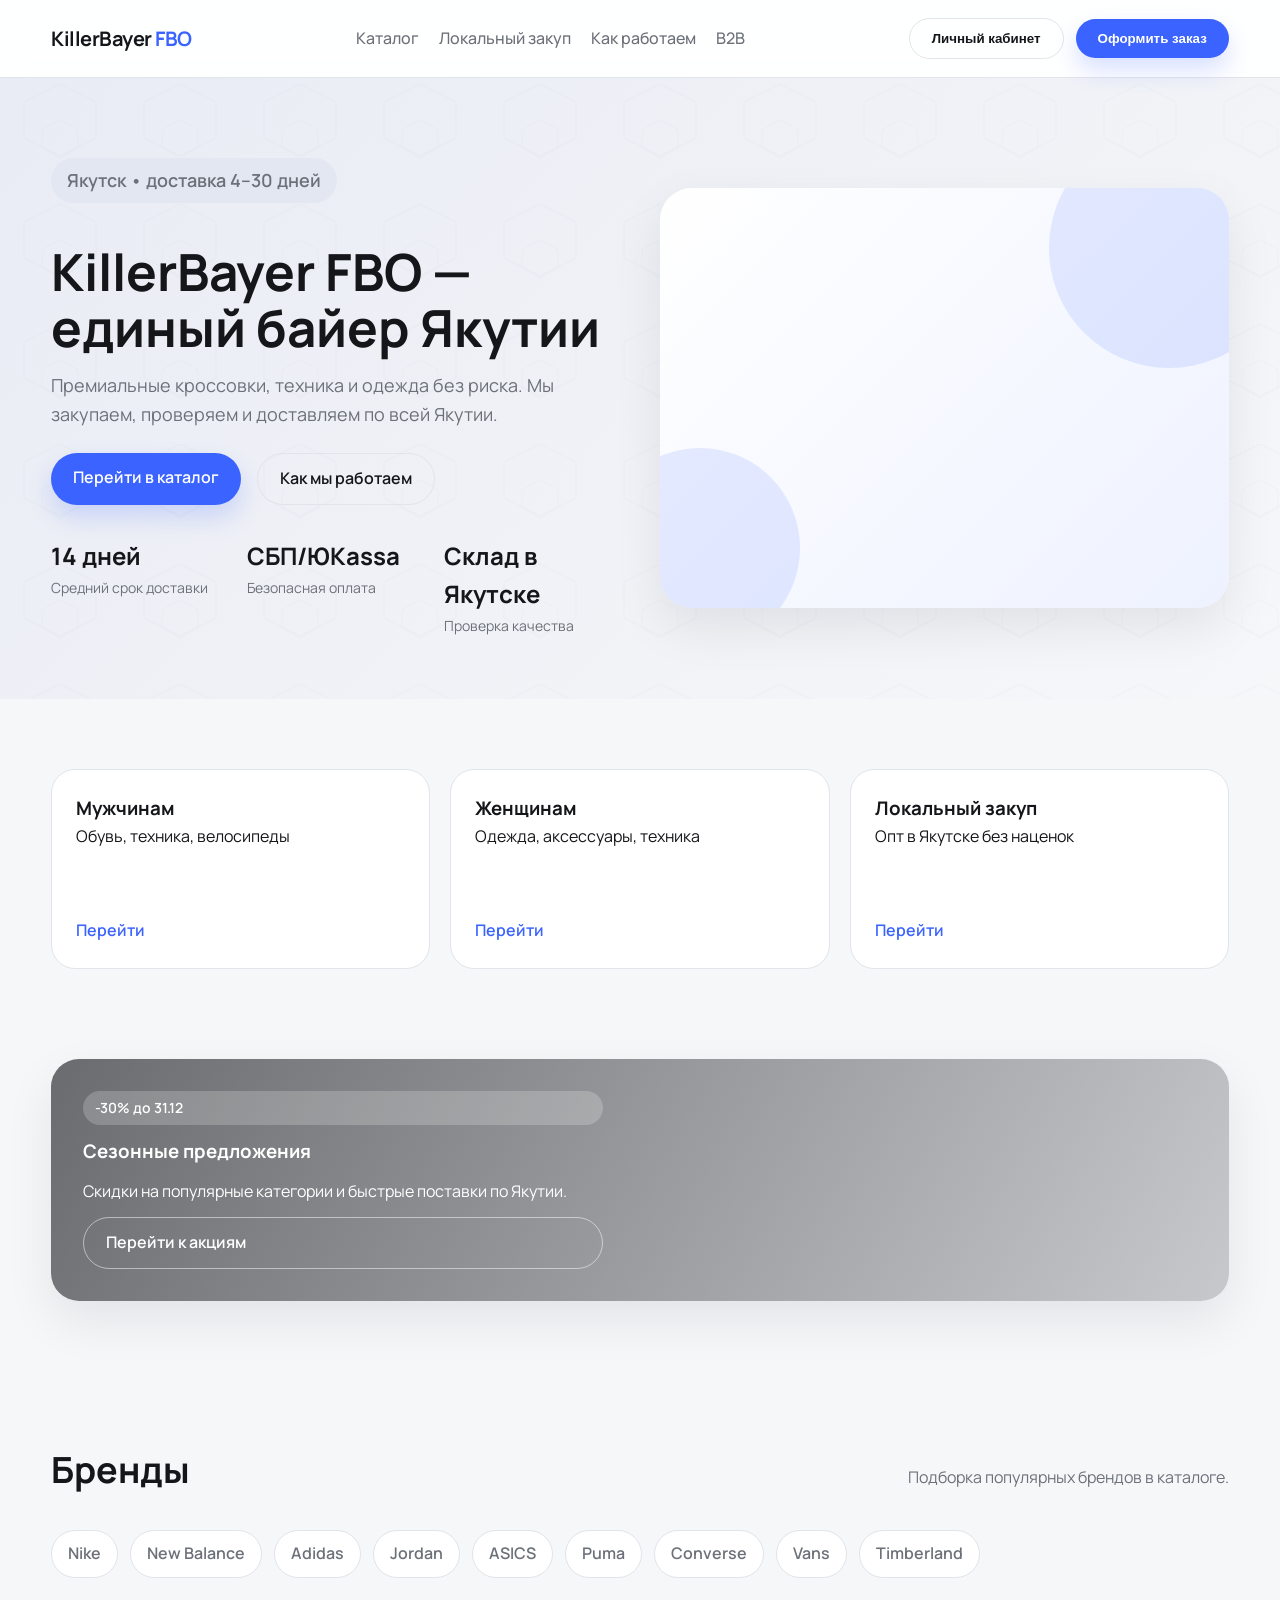
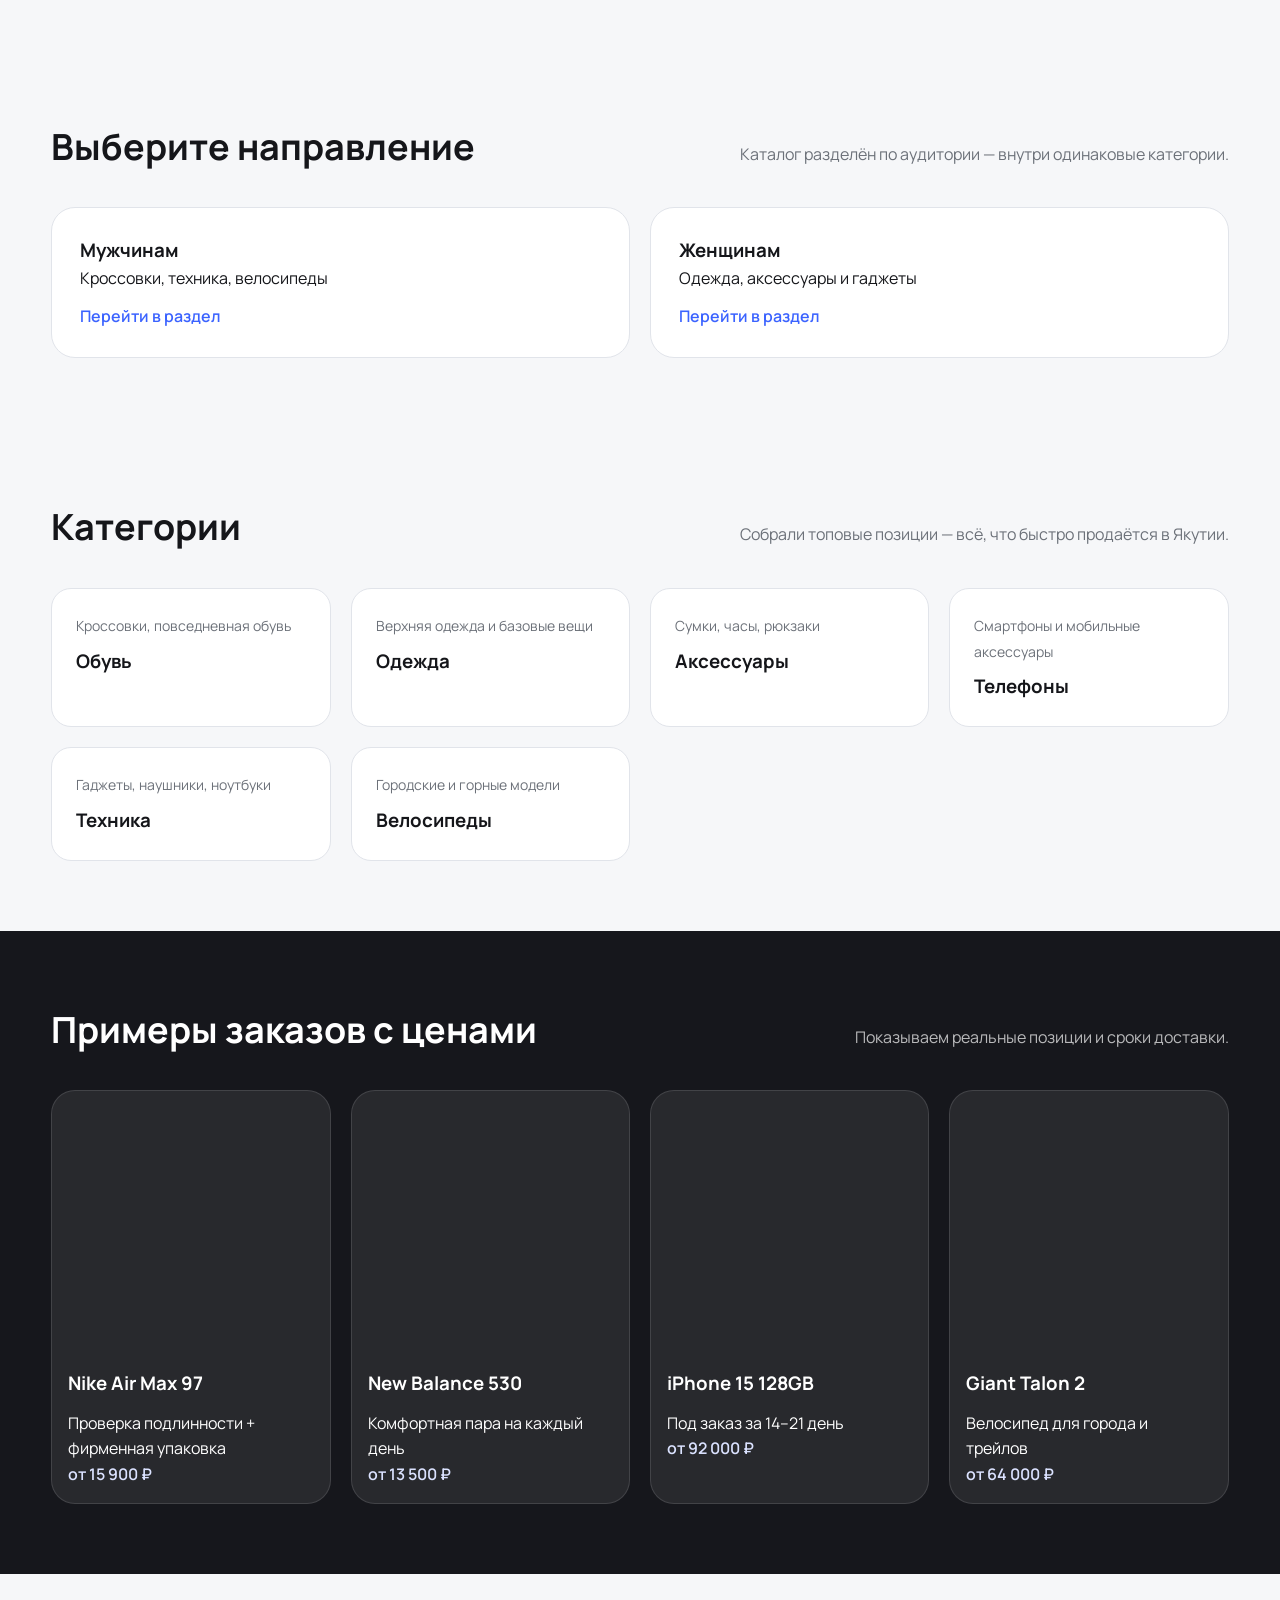
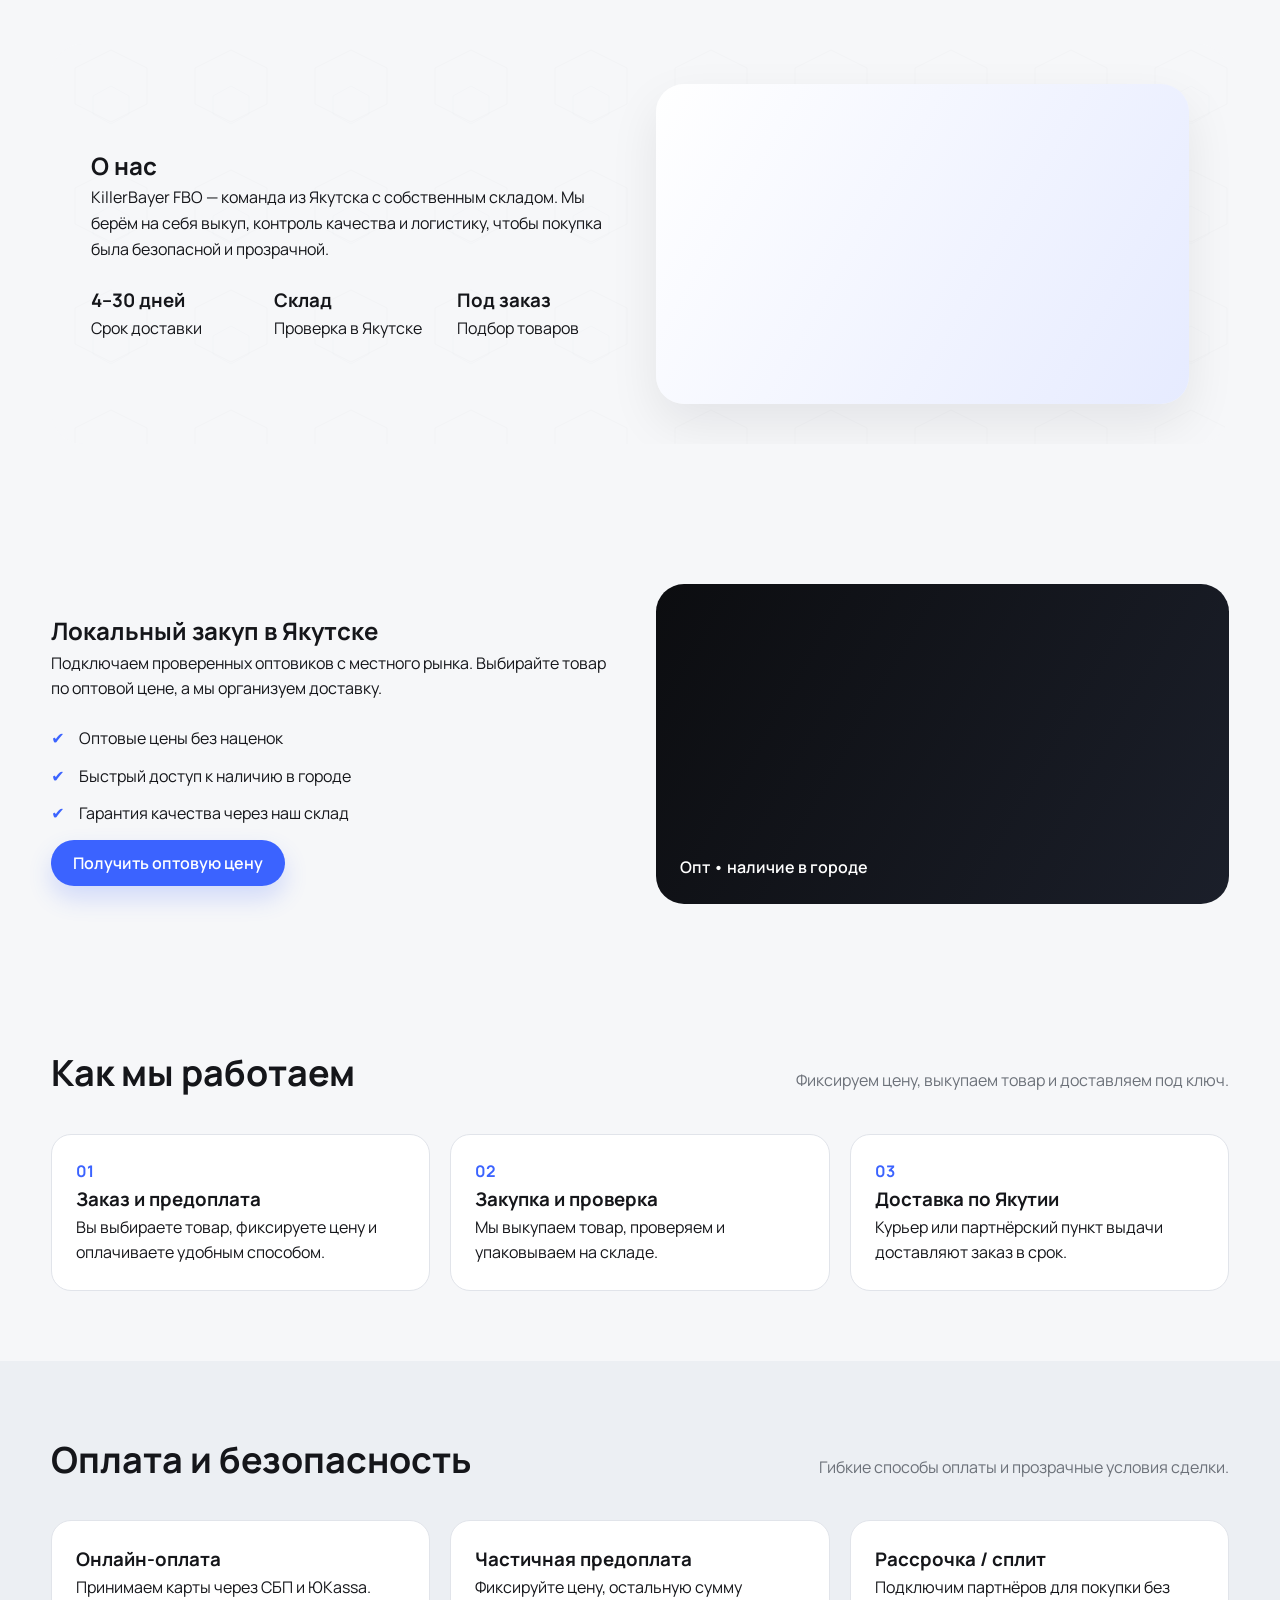
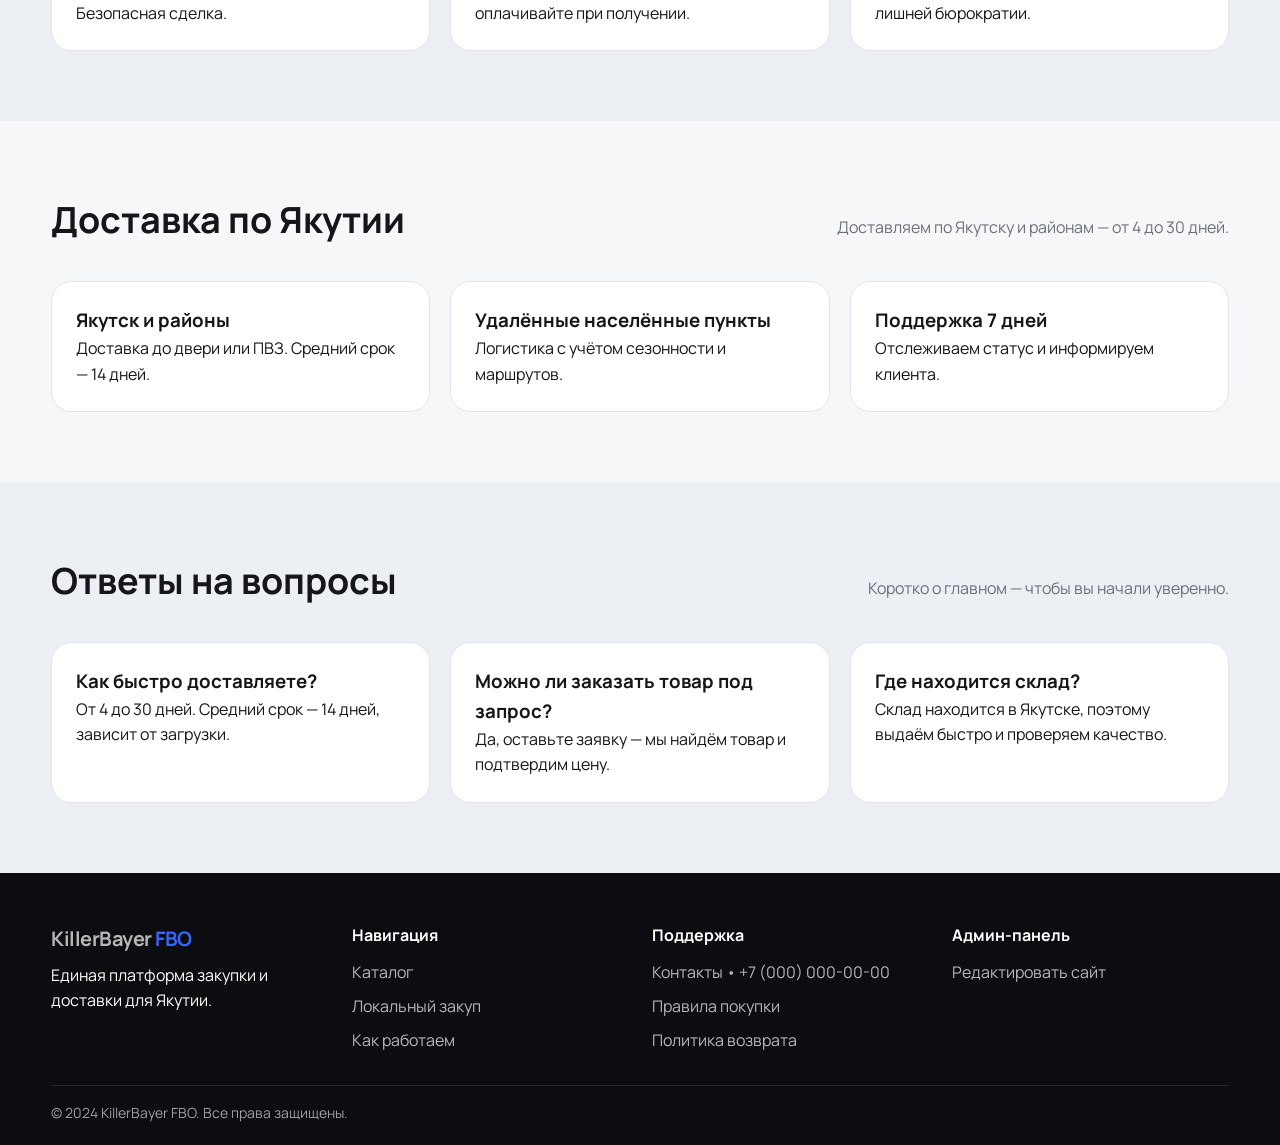
<file: index.html>
<!doctype html>
<html lang="ru">
  <head>
    <meta charset="UTF-8" />
    <meta name="viewport" content="width=device-width, initial-scale=1" />
    <title>KillerBayer FBO — единый байер Якутии</title>
    <link rel="stylesheet" href="assets/styles.css" />
  </head>
  <body data-page="home">
    <header class="site-header">
      <div class="container header-inner">
        <a class="logo" href="/">KillerBayer <span>FBO</span></a>
        <nav class="nav">
          <a href="catalog.html">Каталог</a>
          <a href="local.html">Локальный закуп</a>
          <a href="process.html">Как работаем</a>
          <a href="b2b.html">B2B</a>
        </nav>
        <div class="header-actions">
          <button class="ghost-button">Личный кабинет</button>
          <button class="primary-button">Оформить заказ</button>
        </div>
      </div>
    </header>

    <main>
      <section class="hero" id="hero">
        <div class="container hero-grid">
          <div class="hero-content">
            <p class="pill" id="hero-pill">Якутск • доставка 4–30 дней</p>
            <h1 id="hero-title">KillerBayer FBO — единый байер Якутии</h1>
            <p id="hero-subtitle">
              Премиальные кроссовки, техника и одежда без риска. Мы закупаем, проверяем и
              доставляем по всей Якутии.
            </p>
            <div class="hero-actions">
              <a class="primary-button" id="hero-cta" href="catalog.html">Перейти в каталог</a>
              <a class="ghost-button" id="hero-secondary" href="process.html">Как мы работаем</a>
            </div>
            <div class="hero-metrics" id="hero-metrics"></div>
          </div>
          <div class="hero-card" aria-label="Витрина"></div>
        </div>
      </section>

      <section class="section" id="banners">
        <div class="container">
          <div class="banner-grid" id="banner-grid"></div>
        </div>
      </section>

      <section class="section promo" id="promo">
        <div class="container">
          <div id="promo-banner"></div>
        </div>
      </section>

      <section class="section" id="brands">
        <div class="container">
          <div class="section-head">
            <h2>Бренды</h2>
            <p>Подборка популярных брендов в каталоге.</p>
          </div>
          <div class="brand-row" id="brand-list"></div>
        </div>
      </section>

      <section class="section" id="gender">
        <div class="container">
          <div class="section-head">
            <h2>Выберите направление</h2>
            <p>Каталог разделён по аудитории — внутри одинаковые категории.</p>
          </div>
          <div class="tile-grid" id="gender-grid"></div>
        </div>
      </section>

      <section class="section" id="catalog">
        <div class="container">
          <div class="section-head">
            <h2>Категории</h2>
            <p>Собрали топовые позиции — всё, что быстро продаётся в Якутии.</p>
          </div>
          <div class="category-grid" id="category-grid"></div>
        </div>
      </section>

      <section class="section dark" id="popular">
        <div class="container">
          <div class="section-head">
            <h2>Примеры заказов с ценами</h2>
            <p>Показываем реальные позиции и сроки доставки.</p>
          </div>
          <div class="product-grid" id="product-grid"></div>
        </div>
      </section>

      <section class="section" id="about">
        <div class="container about-grid">
          <div>
            <h2 id="about-title">О нас</h2>
            <p id="about-text">
              KillerBayer FBO — команда из Якутска с собственным складом. Мы берём на себя
              выкуп, контроль качества и логистику, чтобы покупка была безопасной и прозрачной.
            </p>
            <div class="about-metrics" id="about-metrics"></div>
          </div>
          <div class="about-card"></div>
        </div>
      </section>

      <section class="section" id="local">
        <div class="container local-grid">
          <div>
            <h2 id="local-title">Локальный закуп в Якутске</h2>
            <p id="local-text">
              Подключаем проверенных оптовиков с местного рынка. Выбирайте товар по оптовой цене,
              а мы организуем доставку до двери или в партнёрский пункт выдачи.
            </p>
            <ul class="checklist" id="local-list"></ul>
            <a class="primary-button" id="local-cta" href="local.html">Получить оптовую цену</a>
          </div>
          <div class="local-card"></div>
        </div>
      </section>

      <section class="section" id="steps">
        <div class="container">
          <div class="section-head">
            <h2>Как мы работаем</h2>
            <p>Фиксируем цену, выкупаем товар и доставляем под ключ.</p>
          </div>
          <div class="steps" id="steps-grid"></div>
        </div>
      </section>

      <section class="section muted" id="payment">
        <div class="container">
          <div class="section-head">
            <h2>Оплата и безопасность</h2>
            <p>Гибкие способы оплаты и прозрачные условия сделки.</p>
          </div>
          <div class="payment-grid" id="payment-grid"></div>
        </div>
      </section>

      <section class="section" id="delivery">
        <div class="container">
          <div class="section-head">
            <h2>Доставка по Якутии</h2>
            <p>Доставляем по Якутску и районам — от 4 до 30 дней.</p>
          </div>
          <div class="delivery-grid" id="delivery-grid"></div>
        </div>
      </section>

      <section class="section muted" id="faq">
        <div class="container">
          <div class="section-head">
            <h2>Ответы на вопросы</h2>
            <p>Коротко о главном — чтобы вы начали уверенно.</p>
          </div>
          <div class="faq-grid" id="faq-grid"></div>
        </div>
      </section>
    </main>

    <footer class="site-footer">
      <div class="container footer-grid">
        <div>
          <a class="logo" href="/">KillerBayer <span>FBO</span></a>
          <p id="footer-text">Единая платформа закупки и доставки для Якутии.</p>
        </div>
        <div>
          <h4>Навигация</h4>
          <a href="catalog.html">Каталог</a>
          <a href="local.html">Локальный закуп</a>
          <a href="process.html">Как работаем</a>
        </div>
        <div>
          <h4>Поддержка</h4>
          <a href="#" id="footer-phone">Контакты</a>
          <a href="#">Правила покупки</a>
          <a href="#">Политика возврата</a>
        </div>
        <div>
          <h4>Админ-панель</h4>
          <a href="admin.html">Редактировать сайт</a>
        </div>
      </div>
      <div class="container footer-bottom">
        <span>© 2024 KillerBayer FBO. Все права защищены.</span>
      </div>
    </footer>

    <script src="assets/app.js"></script>
  </body>
</html>
</file>
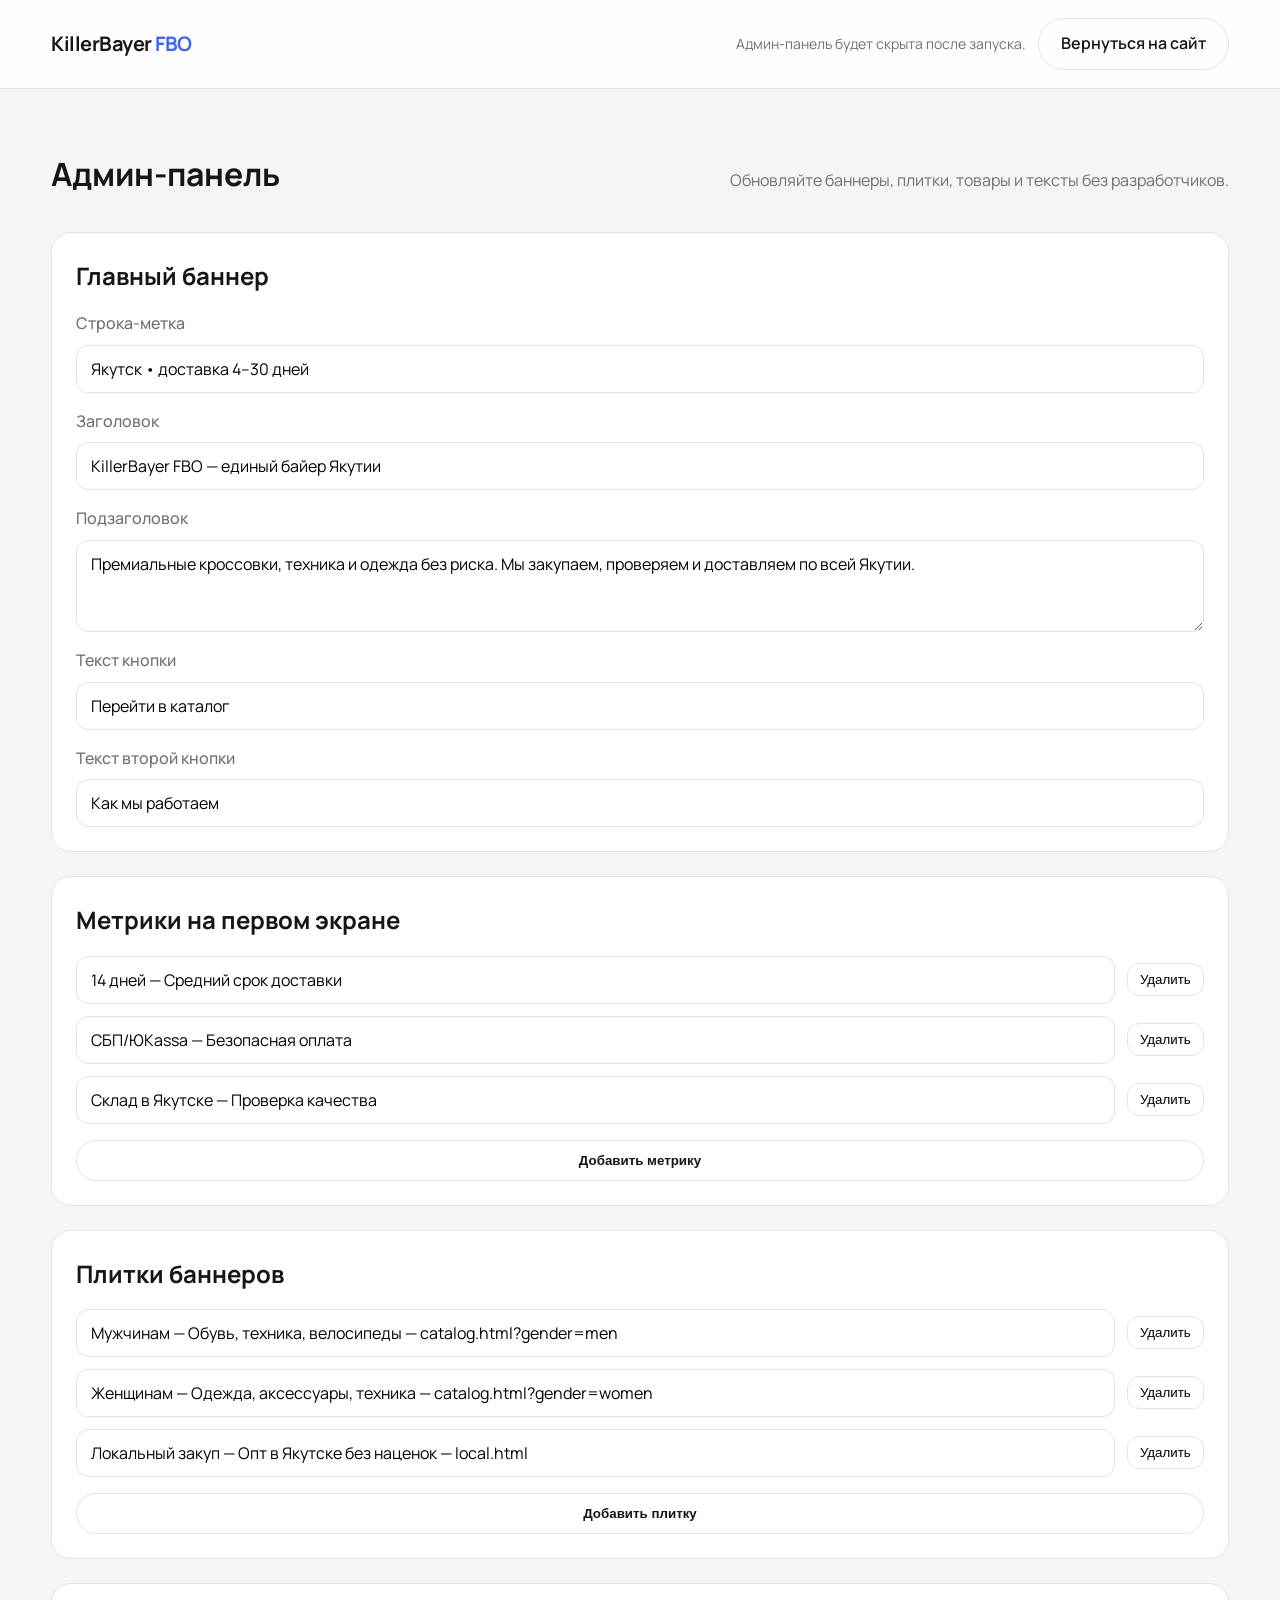
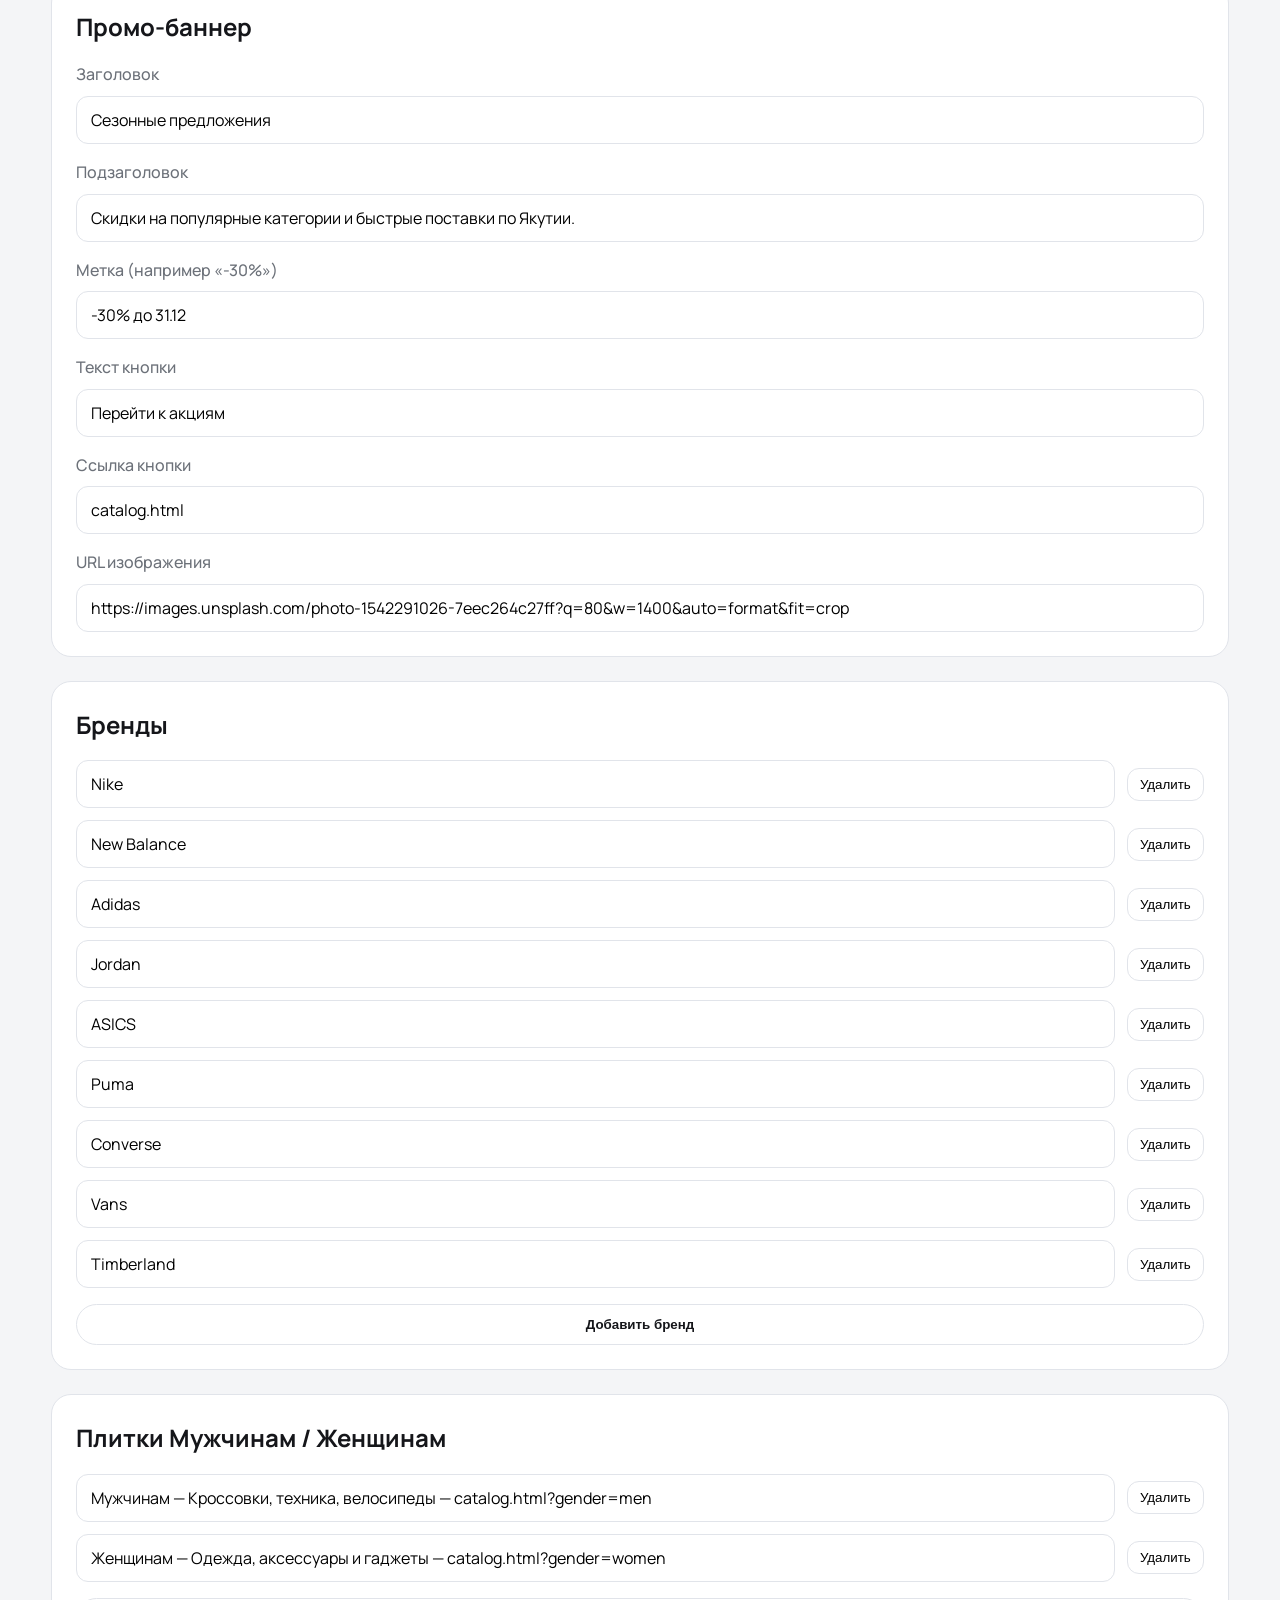
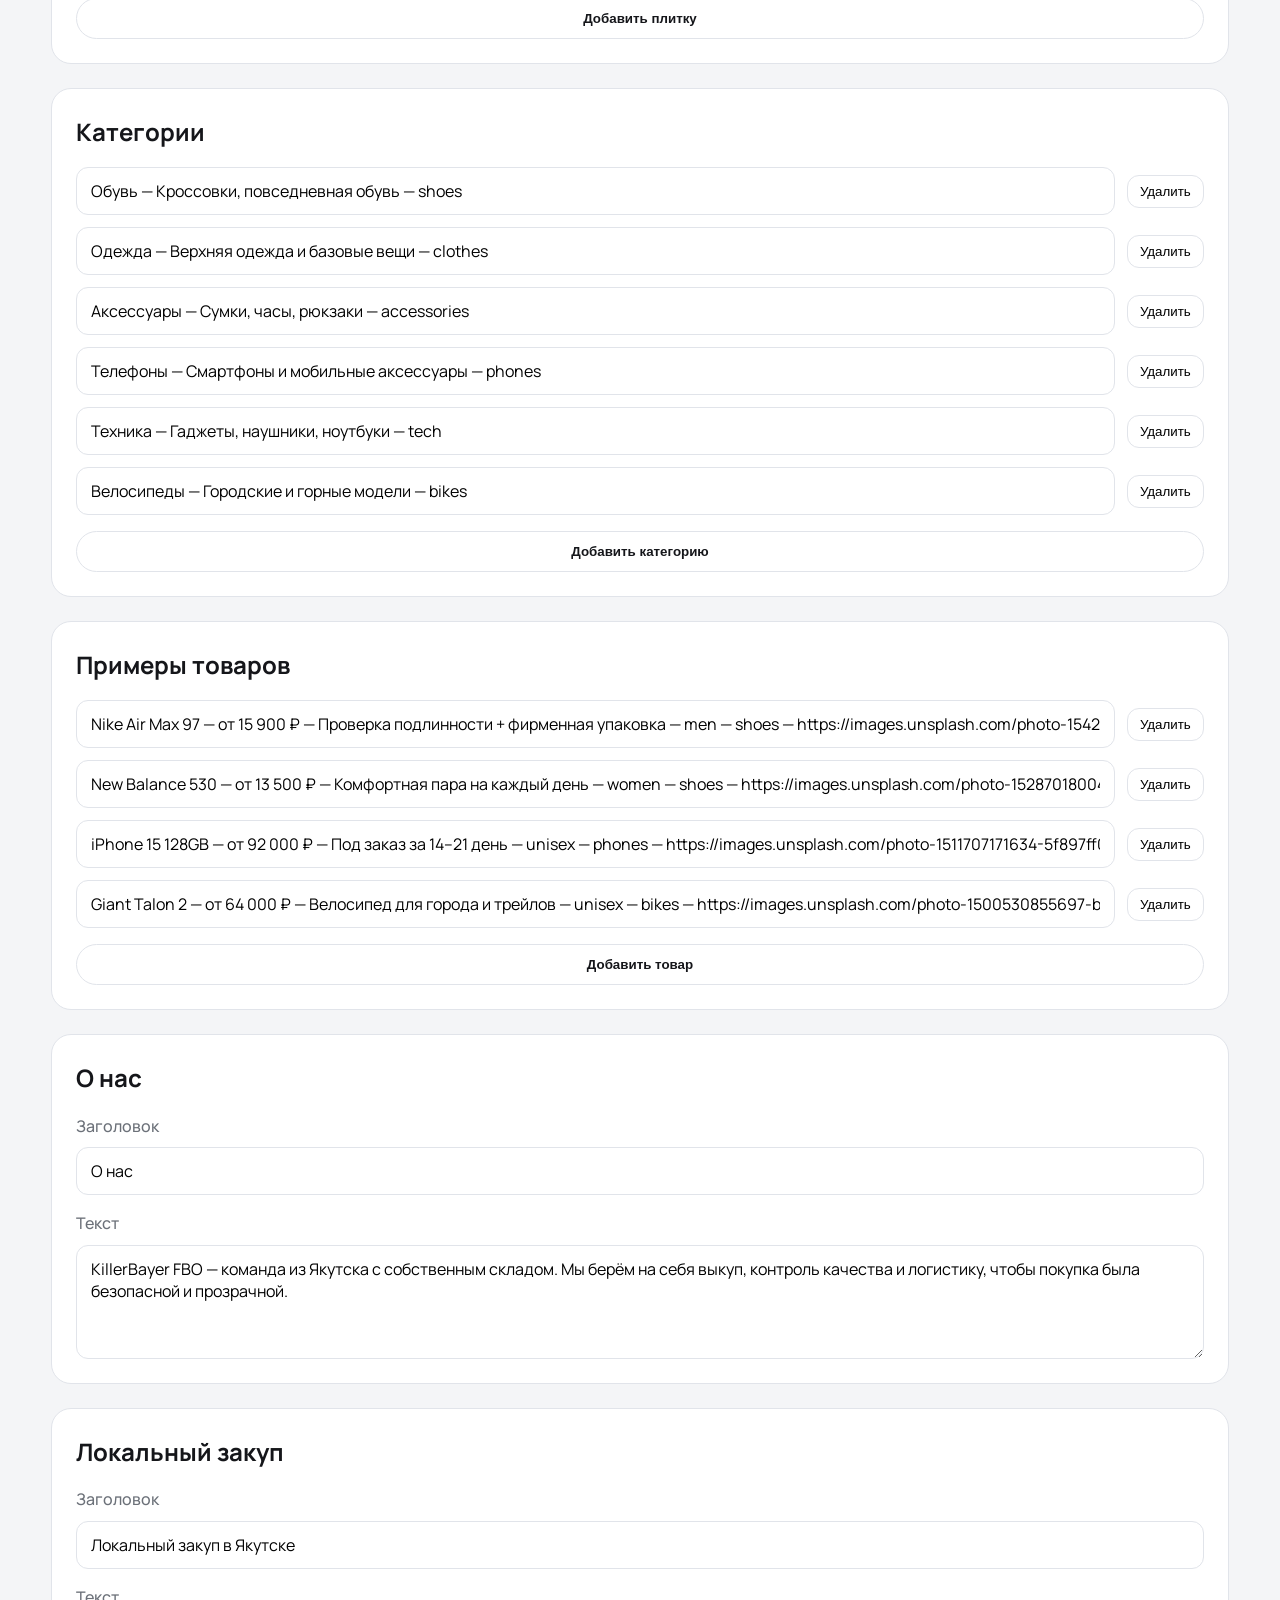
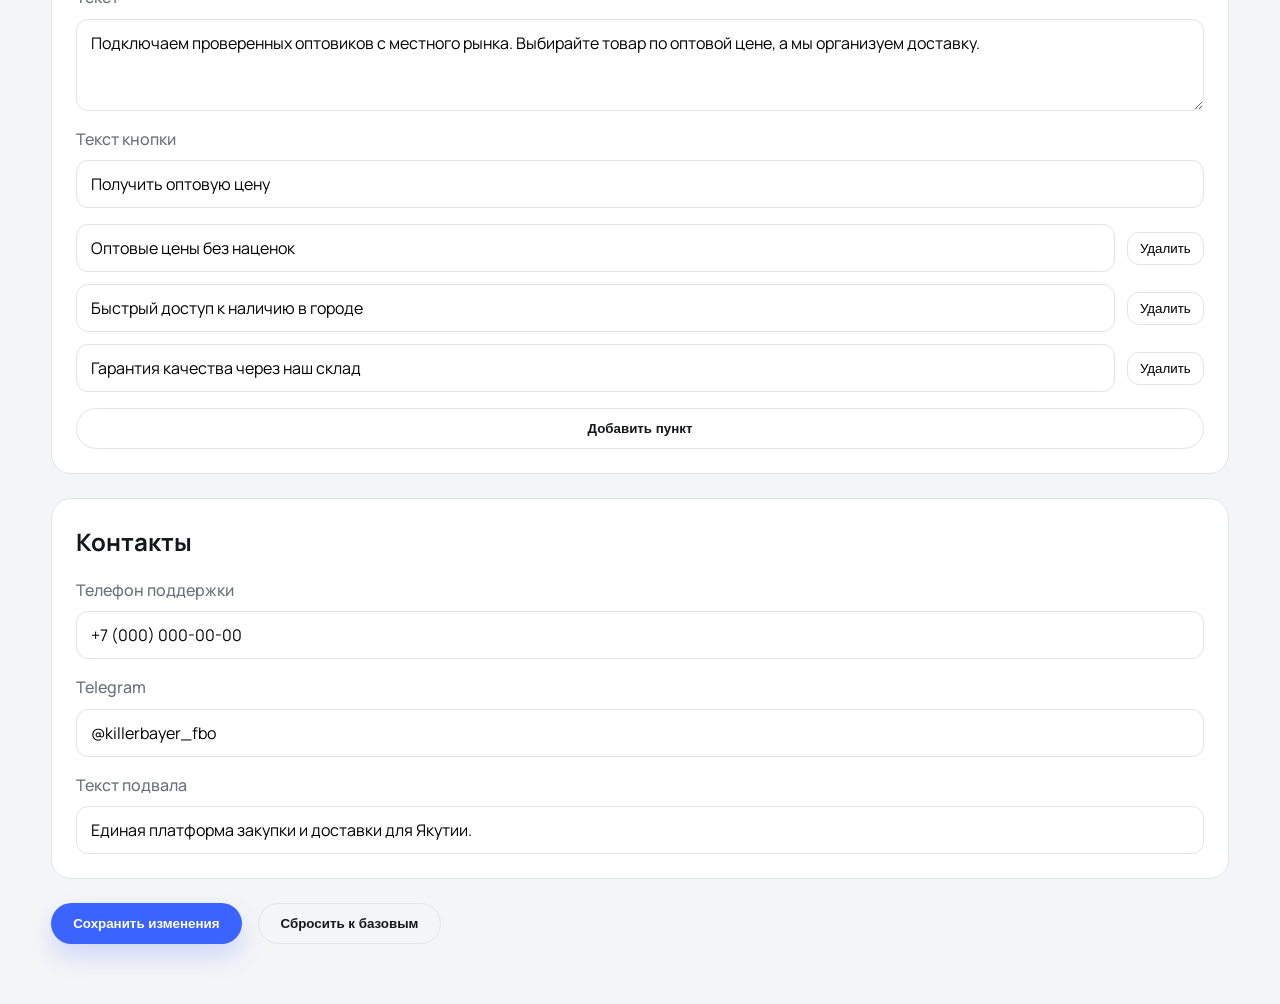
<file: admin.html>
<!doctype html>
<html lang="ru">
  <head>
    <meta charset="UTF-8" />
    <meta name="viewport" content="width=device-width, initial-scale=1" />
    <title>KillerBayer FBO — админ-панель</title>
    <link rel="stylesheet" href="assets/styles.css" />
  </head>
  <body class="admin-body">
    <header class="site-header">
      <div class="container header-inner">
        <a class="logo" href="index.html">KillerBayer <span>FBO</span></a>
        <div class="header-actions">
          <span class="admin-note">Админ-панель будет скрыта после запуска.</span>
          <a class="ghost-button" href="index.html">Вернуться на сайт</a>
        </div>
      </div>
    </header>

    <main class="admin">
      <div class="container">
        <div class="section-head">
          <h1>Админ-панель</h1>
          <p>Обновляйте баннеры, плитки, товары и тексты без разработчиков.</p>
        </div>

        <form class="admin-form" id="admin-form">
          <section class="admin-card">
            <h2>Главный баннер</h2>
            <label>
              Строка-метка
              <input type="text" name="heroPill" />
            </label>
            <label>
              Заголовок
              <input type="text" name="heroTitle" />
            </label>
            <label>
              Подзаголовок
              <textarea name="heroSubtitle" rows="3"></textarea>
            </label>
            <label>
              Текст кнопки
              <input type="text" name="heroCta" />
            </label>
            <label>
              Текст второй кнопки
              <input type="text" name="heroSecondary" />
            </label>
          </section>

          <section class="admin-card">
            <h2>Метрики на первом экране</h2>
            <div id="metrics-list" class="admin-list"></div>
            <button class="ghost-button" type="button" id="add-metric">Добавить метрику</button>
          </section>

          <section class="admin-card">
            <h2>Плитки баннеров</h2>
            <div id="banner-list" class="admin-list"></div>
            <button class="ghost-button" type="button" id="add-banner">Добавить плитку</button>
          </section>

          <section class="admin-card">
            <h2>Промо-баннер</h2>
            <label>
              Заголовок
              <input type="text" name="promoTitle" />
            </label>
            <label>
              Подзаголовок
              <input type="text" name="promoSubtitle" />
            </label>
            <label>
              Метка (например «-30%»)
              <input type="text" name="promoBadge" />
            </label>
            <label>
              Текст кнопки
              <input type="text" name="promoCta" />
            </label>
            <label>
              Ссылка кнопки
              <input type="text" name="promoLink" />
            </label>
            <label>
              URL изображения
              <input type="text" name="promoImage" />
            </label>
          </section>

          <section class="admin-card">
            <h2>Бренды</h2>
            <div id="brand-list" class="admin-list"></div>
            <button class="ghost-button" type="button" id="add-brand">Добавить бренд</button>
          </section>

          <section class="admin-card">
            <h2>Плитки Мужчинам / Женщинам</h2>
            <div id="gender-list" class="admin-list"></div>
            <button class="ghost-button" type="button" id="add-gender">Добавить плитку</button>
          </section>

          <section class="admin-card">
            <h2>Категории</h2>
            <div id="category-list" class="admin-list"></div>
            <button class="ghost-button" type="button" id="add-category">Добавить категорию</button>
          </section>

          <section class="admin-card">
            <h2>Примеры товаров</h2>
            <div id="product-list" class="admin-list"></div>
            <button class="ghost-button" type="button" id="add-product">Добавить товар</button>
          </section>

          <section class="admin-card">
            <h2>О нас</h2>
            <label>
              Заголовок
              <input type="text" name="aboutTitle" />
            </label>
            <label>
              Текст
              <textarea name="aboutText" rows="4"></textarea>
            </label>
          </section>

          <section class="admin-card">
            <h2>Локальный закуп</h2>
            <label>
              Заголовок
              <input type="text" name="localTitle" />
            </label>
            <label>
              Текст
              <textarea name="localText" rows="3"></textarea>
            </label>
            <label>
              Текст кнопки
              <input type="text" name="localCta" />
            </label>
            <div id="local-list" class="admin-list"></div>
            <button class="ghost-button" type="button" id="add-local">Добавить пункт</button>
          </section>

          <section class="admin-card">
            <h2>Контакты</h2>
            <label>
              Телефон поддержки
              <input type="text" name="supportPhone" />
            </label>
            <label>
              Telegram
              <input type="text" name="supportTelegram" />
            </label>
            <label>
              Текст подвала
              <input type="text" name="footerText" />
            </label>
          </section>

          <div class="admin-actions">
            <button class="primary-button" type="submit">Сохранить изменения</button>
            <button class="ghost-button" type="button" id="reset-data">Сбросить к базовым</button>
          </div>
        </form>
      </div>
    </main>

    <script src="assets/admin.js"></script>
  </body>
</html>
</file>
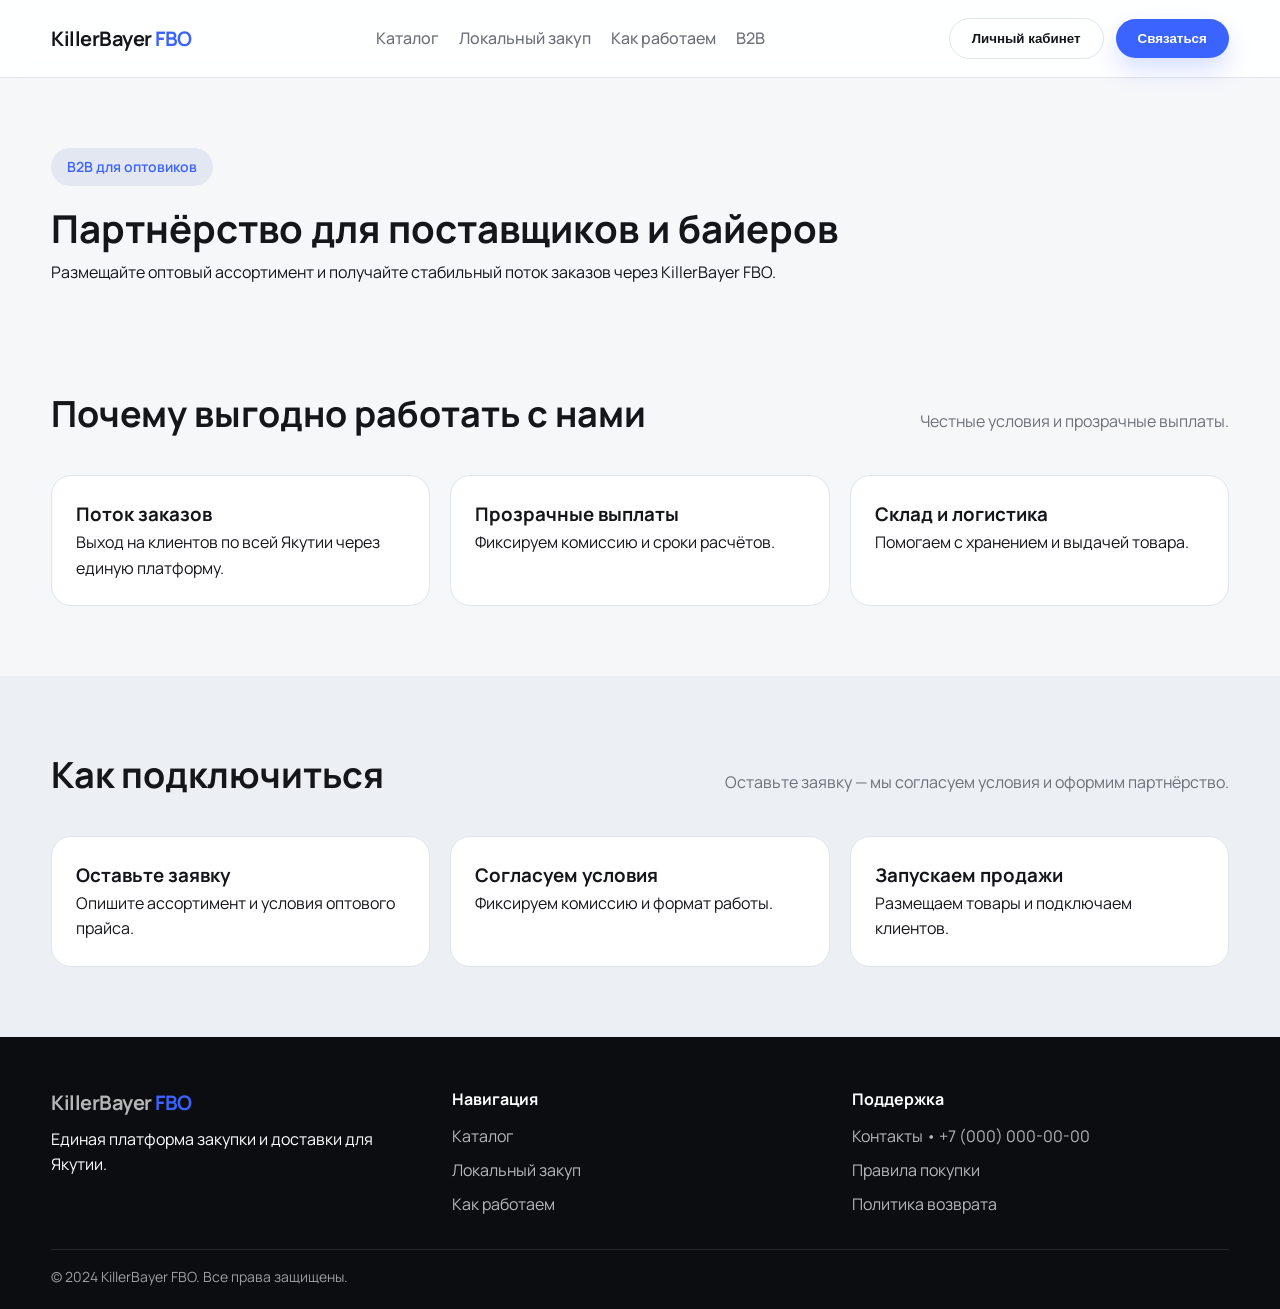
<file: b2b.html>
<!doctype html>
<html lang="ru">
  <head>
    <meta charset="UTF-8" />
    <meta name="viewport" content="width=device-width, initial-scale=1" />
    <title>B2B — KillerBayer FBO</title>
    <link rel="stylesheet" href="assets/styles.css" />
  </head>
  <body data-page="b2b">
    <header class="site-header">
      <div class="container header-inner">
        <a class="logo" href="/">KillerBayer <span>FBO</span></a>
        <nav class="nav">
          <a href="catalog.html">Каталог</a>
          <a href="local.html">Локальный закуп</a>
          <a href="process.html">Как работаем</a>
          <a href="b2b.html">B2B</a>
        </nav>
        <div class="header-actions">
          <button class="ghost-button">Личный кабинет</button>
          <button class="primary-button">Связаться</button>
        </div>
      </div>
    </header>

    <main>
      <section class="page-hero">
        <div class="container">
          <p class="pill">B2B для оптовиков</p>
          <h1 id="b2b-title">Партнёрство для поставщиков и байеров</h1>
          <p id="b2b-text">
            Размещайте оптовый ассортимент и получайте стабильный поток заказов через KillerBayer FBO.
          </p>
        </div>
      </section>

      <section class="section">
        <div class="container">
          <div class="section-head">
            <h2>Почему выгодно работать с нами</h2>
            <p>Честные условия и прозрачные выплаты.</p>
          </div>
          <div class="payment-grid" id="b2b-benefits"></div>
        </div>
      </section>

      <section class="section muted">
        <div class="container">
          <div class="section-head">
            <h2>Как подключиться</h2>
            <p>Оставьте заявку — мы согласуем условия и оформим партнёрство.</p>
          </div>
          <div class="steps" id="b2b-steps"></div>
        </div>
      </section>
    </main>

    <footer class="site-footer">
      <div class="container footer-grid">
        <div>
          <a class="logo" href="/">KillerBayer <span>FBO</span></a>
          <p id="footer-text">Единая платформа закупки и доставки для Якутии.</p>
        </div>
        <div>
          <h4>Навигация</h4>
          <a href="catalog.html">Каталог</a>
          <a href="local.html">Локальный закуп</a>
          <a href="process.html">Как работаем</a>
        </div>
        <div>
          <h4>Поддержка</h4>
          <a href="#" id="footer-phone">Контакты</a>
          <a href="#">Правила покупки</a>
          <a href="#">Политика возврата</a>
        </div>
      </div>
      <div class="container footer-bottom">
        <span>© 2024 KillerBayer FBO. Все права защищены.</span>
      </div>
    </footer>

    <script src="assets/app.js"></script>
  </body>
</html>
</file>
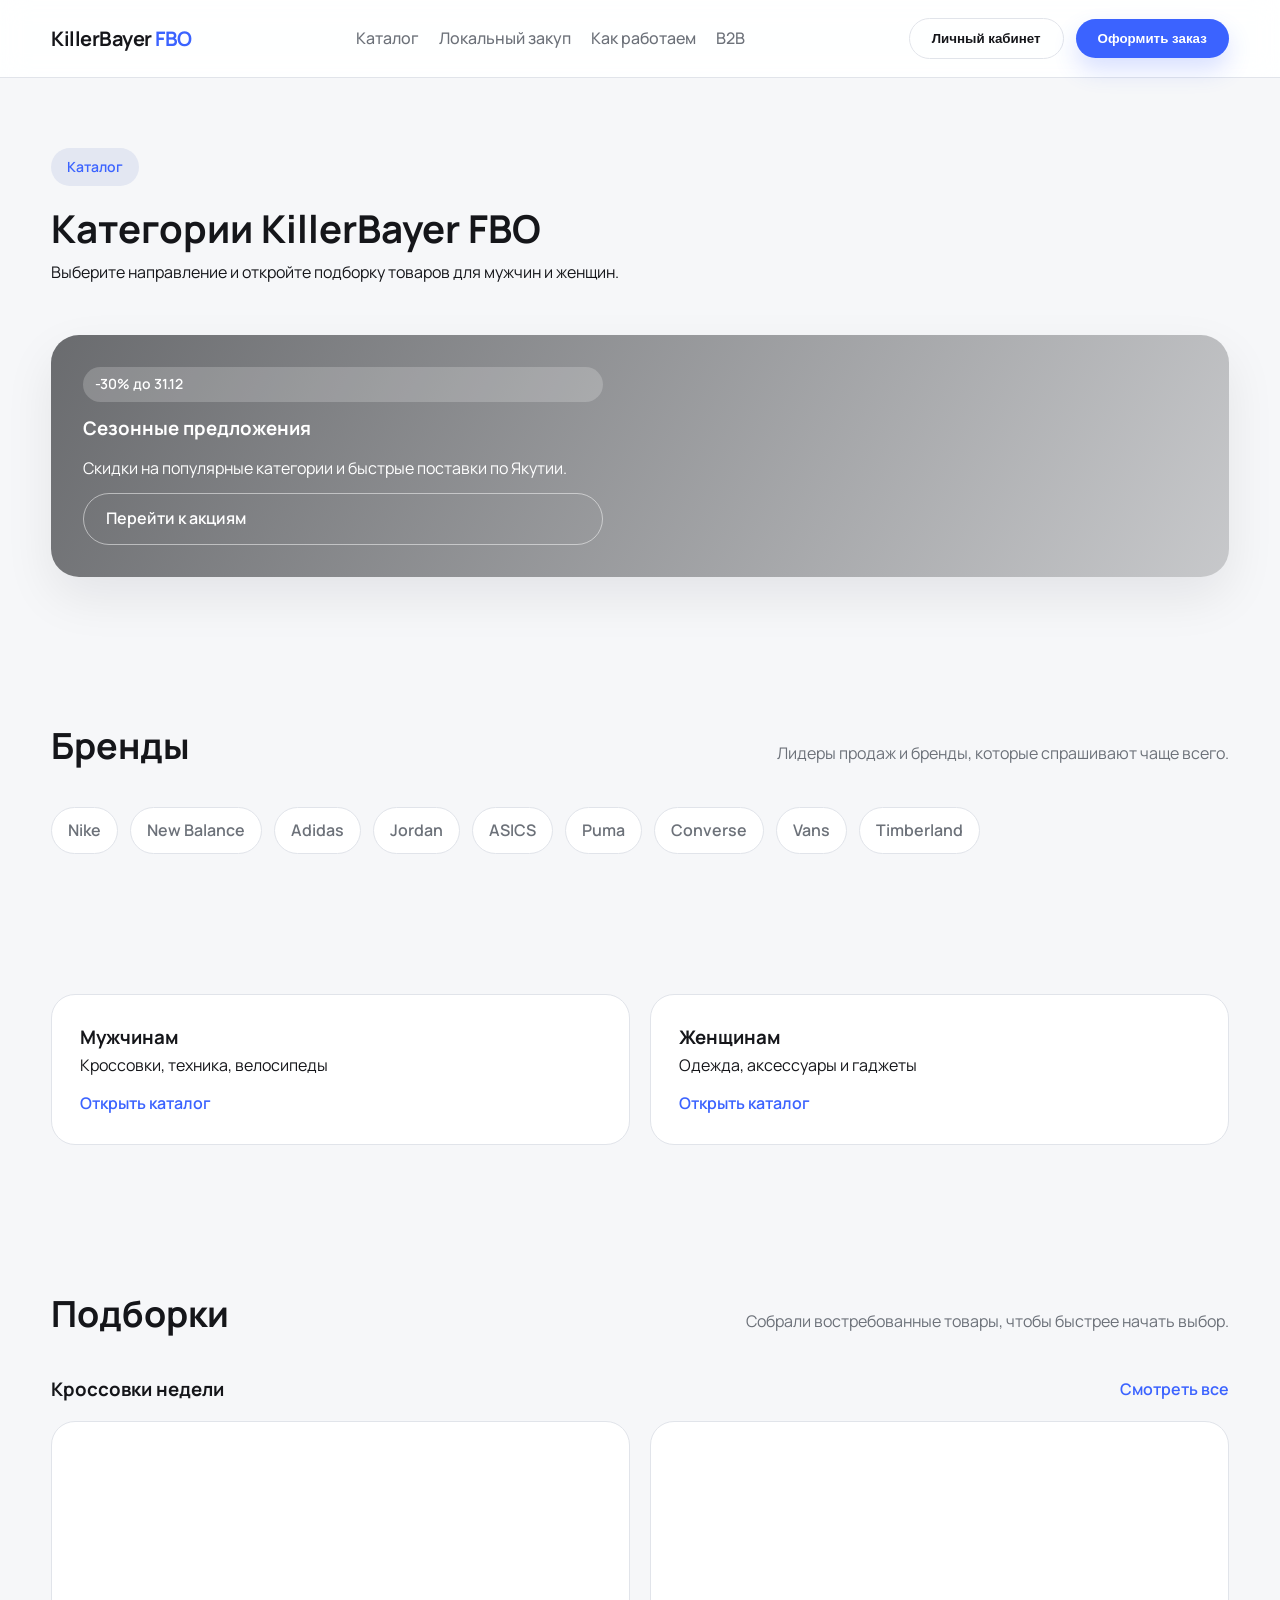
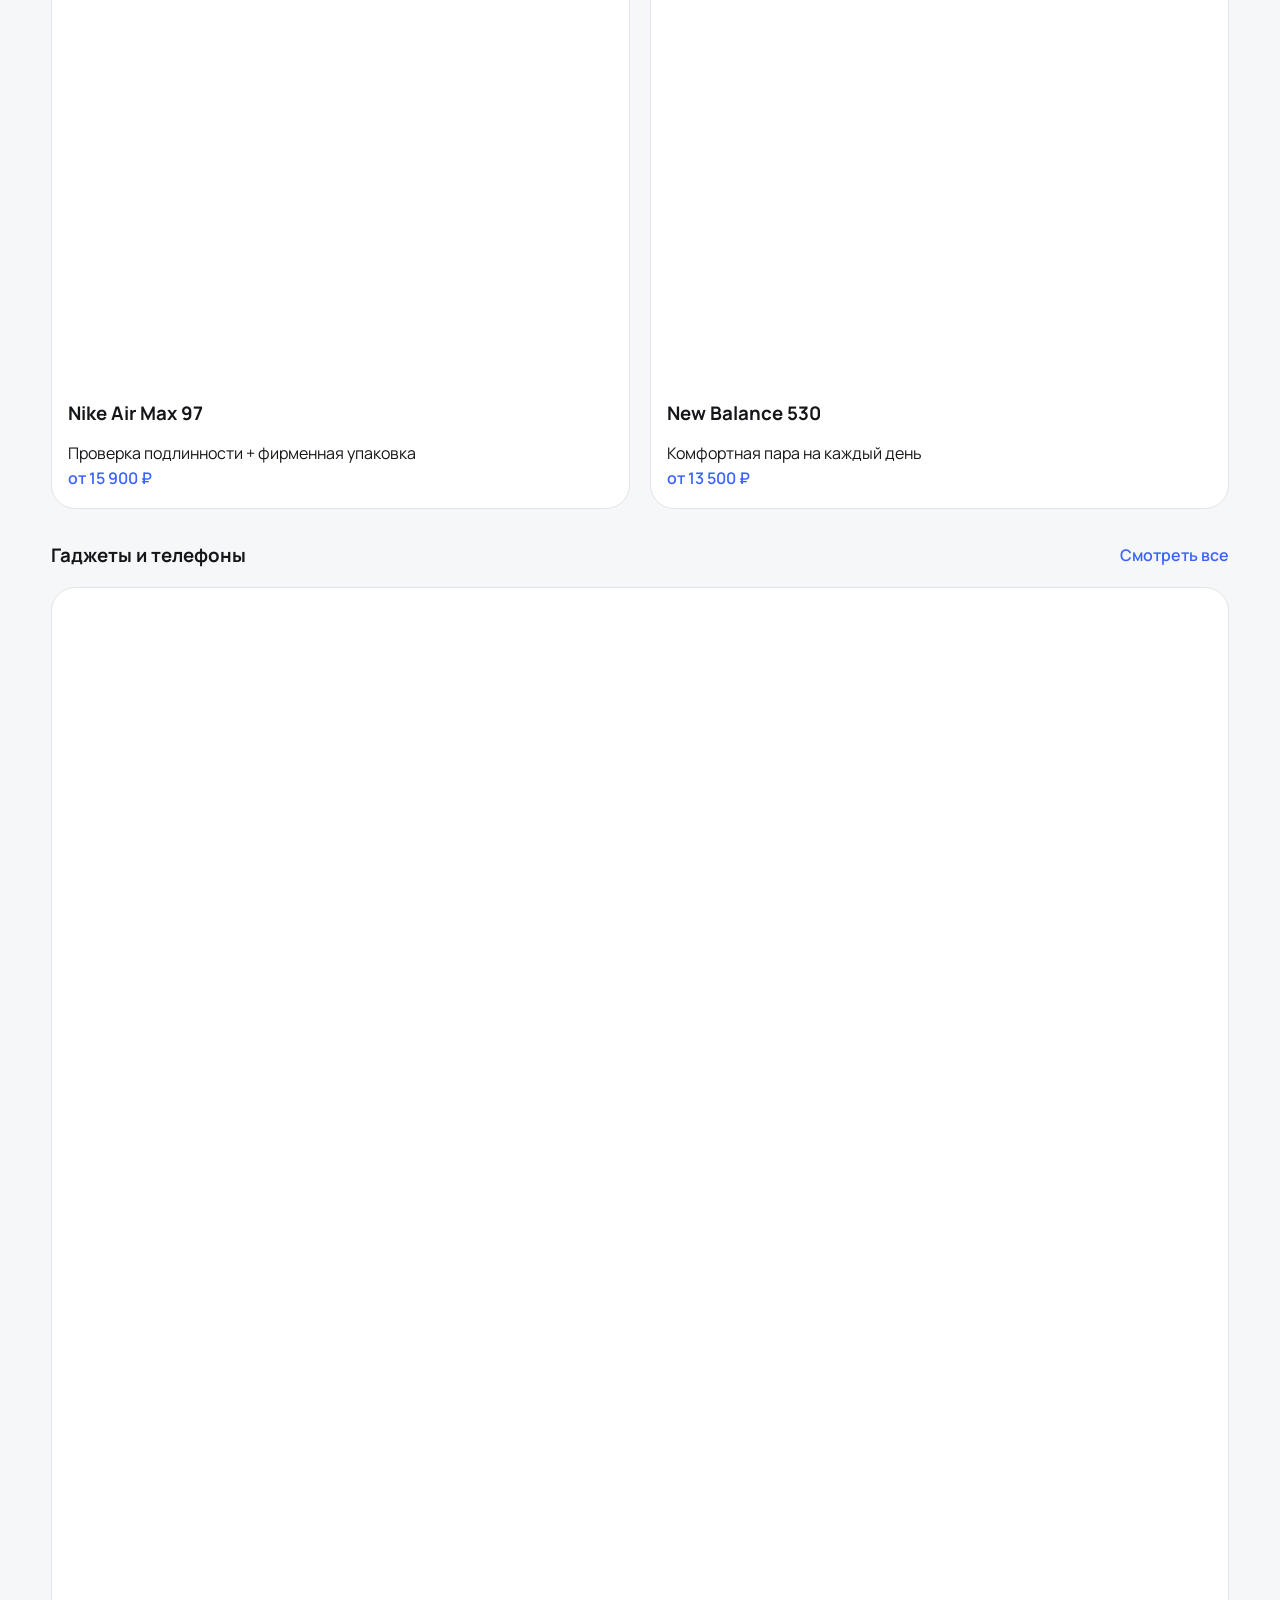
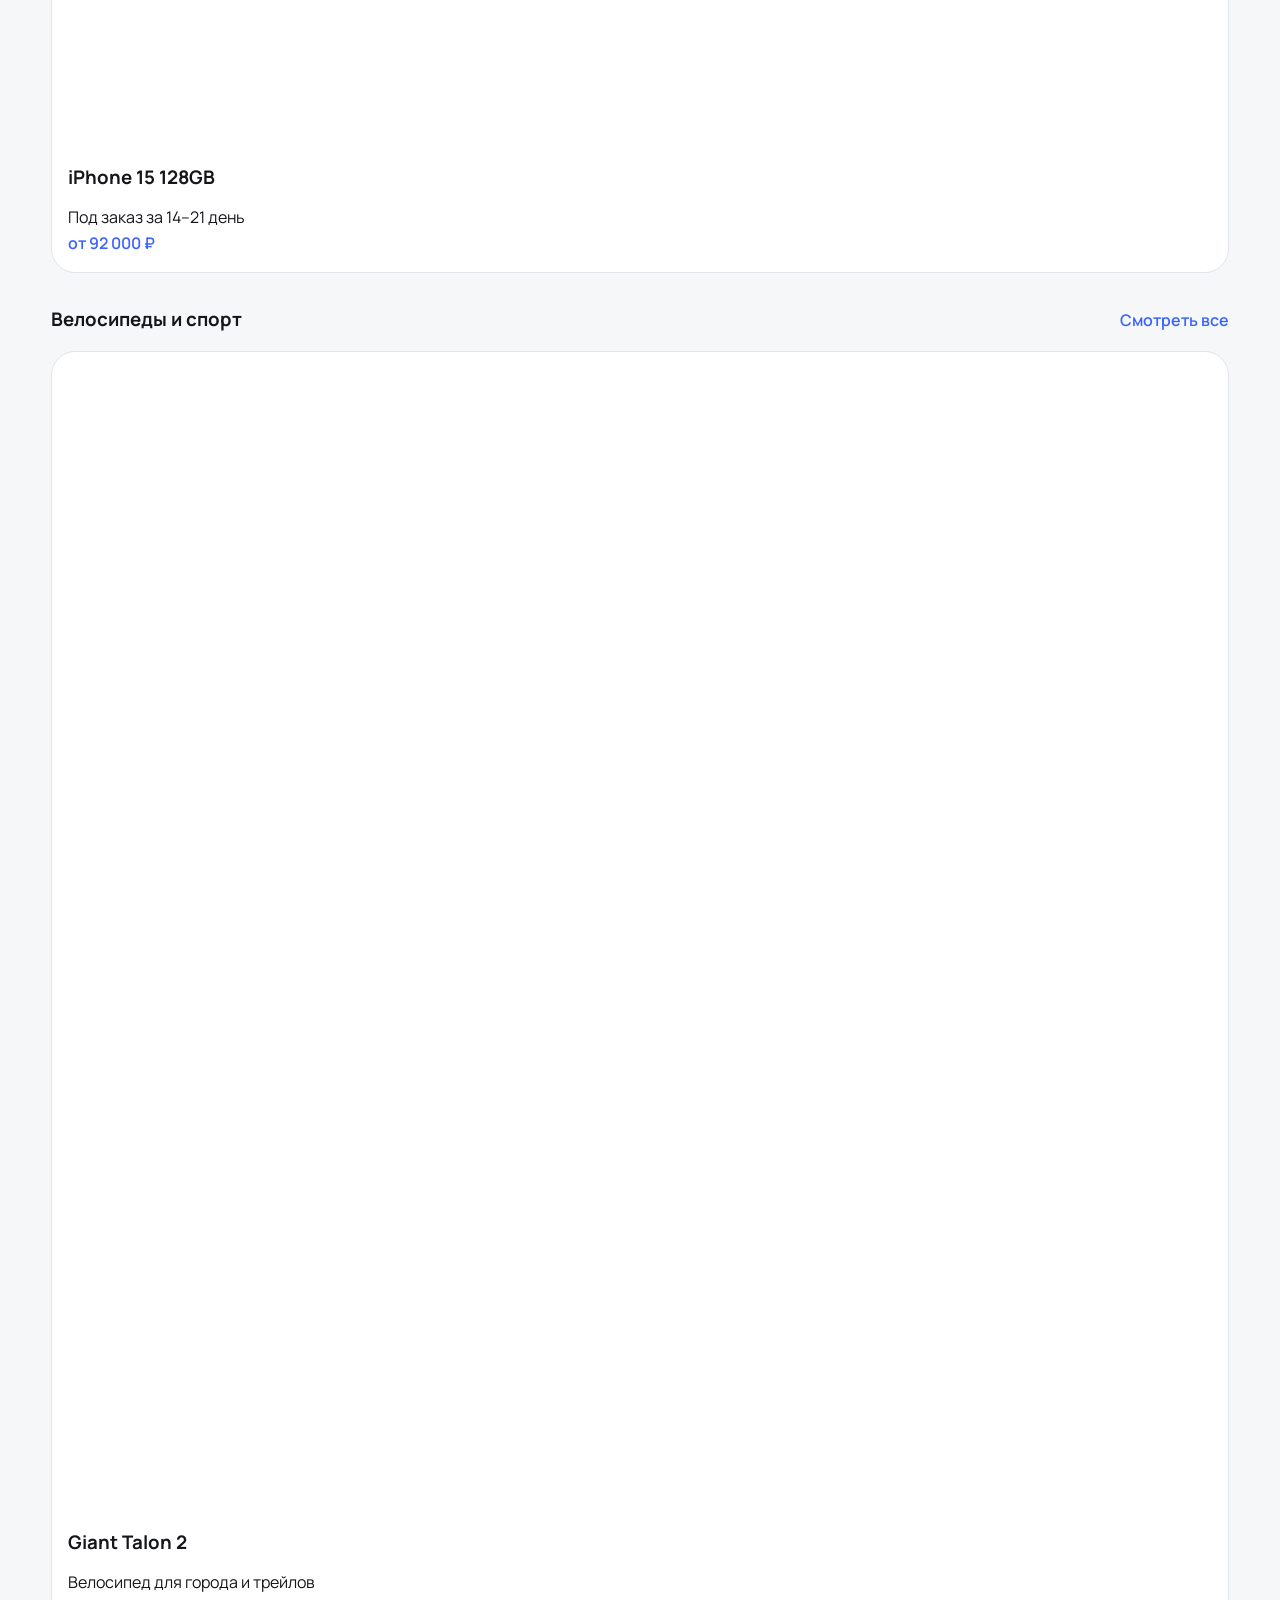
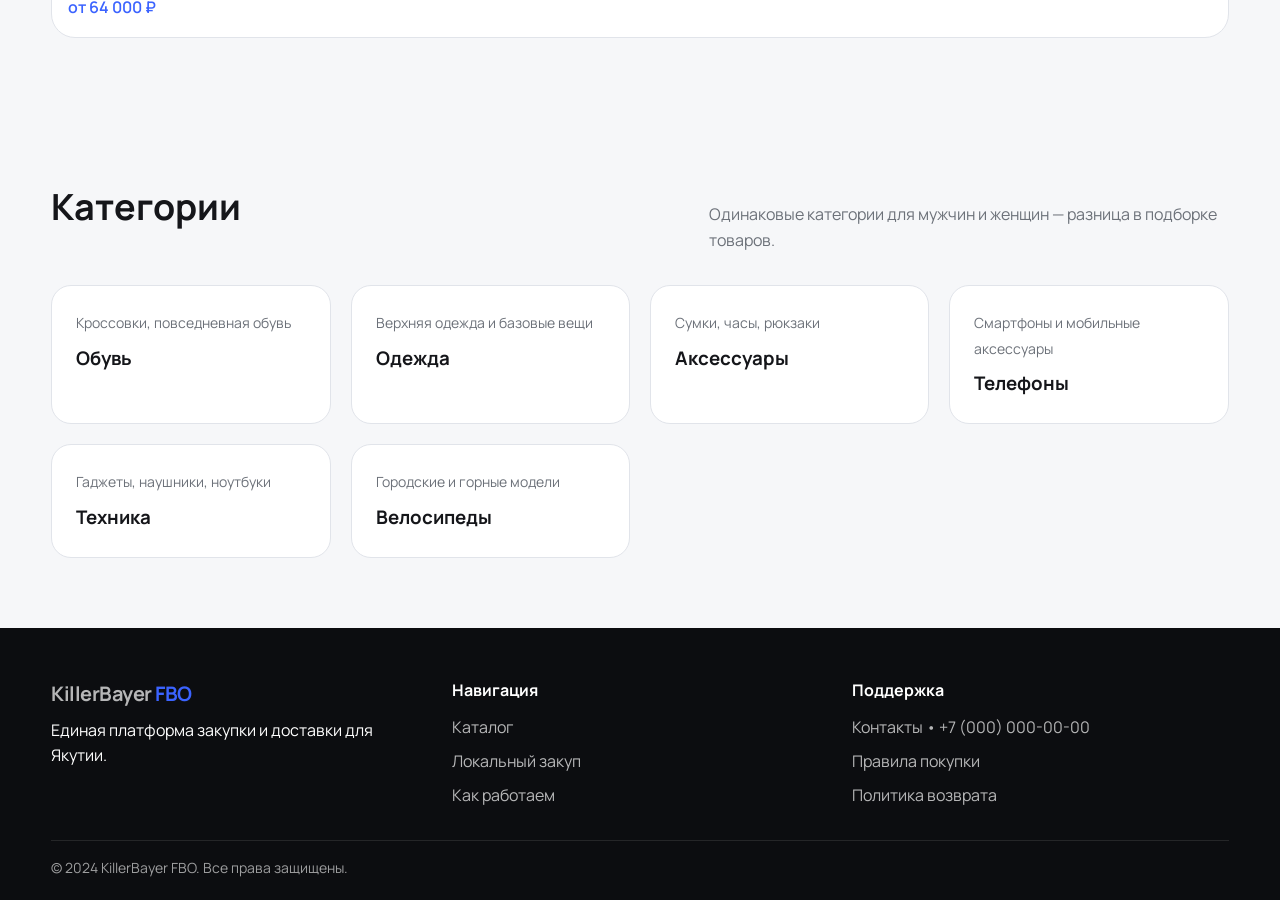
<file: catalog.html>
<!doctype html>
<html lang="ru">
  <head>
    <meta charset="UTF-8" />
    <meta name="viewport" content="width=device-width, initial-scale=1" />
    <title>Каталог — KillerBayer FBO</title>
    <link rel="stylesheet" href="assets/styles.css" />
  </head>
  <body data-page="catalog">
    <header class="site-header">
      <div class="container header-inner">
        <a class="logo" href="/">KillerBayer <span>FBO</span></a>
        <nav class="nav">
          <a href="catalog.html">Каталог</a>
          <a href="local.html">Локальный закуп</a>
          <a href="process.html">Как работаем</a>
          <a href="b2b.html">B2B</a>
        </nav>
        <div class="header-actions">
          <button class="ghost-button">Личный кабинет</button>
          <button class="primary-button">Оформить заказ</button>
        </div>
      </div>
    </header>

    <main>
      <section class="page-hero">
        <div class="container">
          <p class="pill">Каталог</p>
          <h1>Категории KillerBayer FBO</h1>
          <p>Выберите направление и откройте подборку товаров для мужчин и женщин.</p>
        </div>
      </section>

      <section class="section promo">
        <div class="container">
          <div id="promo-banner"></div>
        </div>
      </section>

      <section class="section">
        <div class="container">
          <div class="section-head">
            <h2>Бренды</h2>
            <p>Лидеры продаж и бренды, которые спрашивают чаще всего.</p>
          </div>
          <div class="brand-row" id="brand-list-catalog"></div>
        </div>
      </section>

      <section class="section">
        <div class="container">
          <div class="tile-grid" id="catalog-gender"></div>
        </div>
      </section>

      <section class="section">
        <div class="container">
          <div class="section-head">
            <h2>Подборки</h2>
            <p>Собрали востребованные товары, чтобы быстрее начать выбор.</p>
          </div>
          <div id="shelf-list" class="shelf-list"></div>
        </div>
      </section>

      <section class="section">
        <div class="container">
          <div class="section-head">
            <h2>Категории</h2>
            <p>Одинаковые категории для мужчин и женщин — разница в подборке товаров.</p>
          </div>
          <div class="category-grid" id="catalog-categories"></div>
        </div>
      </section>
    </main>

    <footer class="site-footer">
      <div class="container footer-grid">
        <div>
          <a class="logo" href="/">KillerBayer <span>FBO</span></a>
          <p id="footer-text">Единая платформа закупки и доставки для Якутии.</p>
        </div>
        <div>
          <h4>Навигация</h4>
          <a href="catalog.html">Каталог</a>
          <a href="local.html">Локальный закуп</a>
          <a href="process.html">Как работаем</a>
        </div>
        <div>
          <h4>Поддержка</h4>
          <a href="#" id="footer-phone">Контакты</a>
          <a href="#">Правила покупки</a>
          <a href="#">Политика возврата</a>
        </div>
      </div>
      <div class="container footer-bottom">
        <span>© 2024 KillerBayer FBO. Все права защищены.</span>
      </div>
    </footer>

    <script src="assets/app.js"></script>
  </body>
</html>
</file>
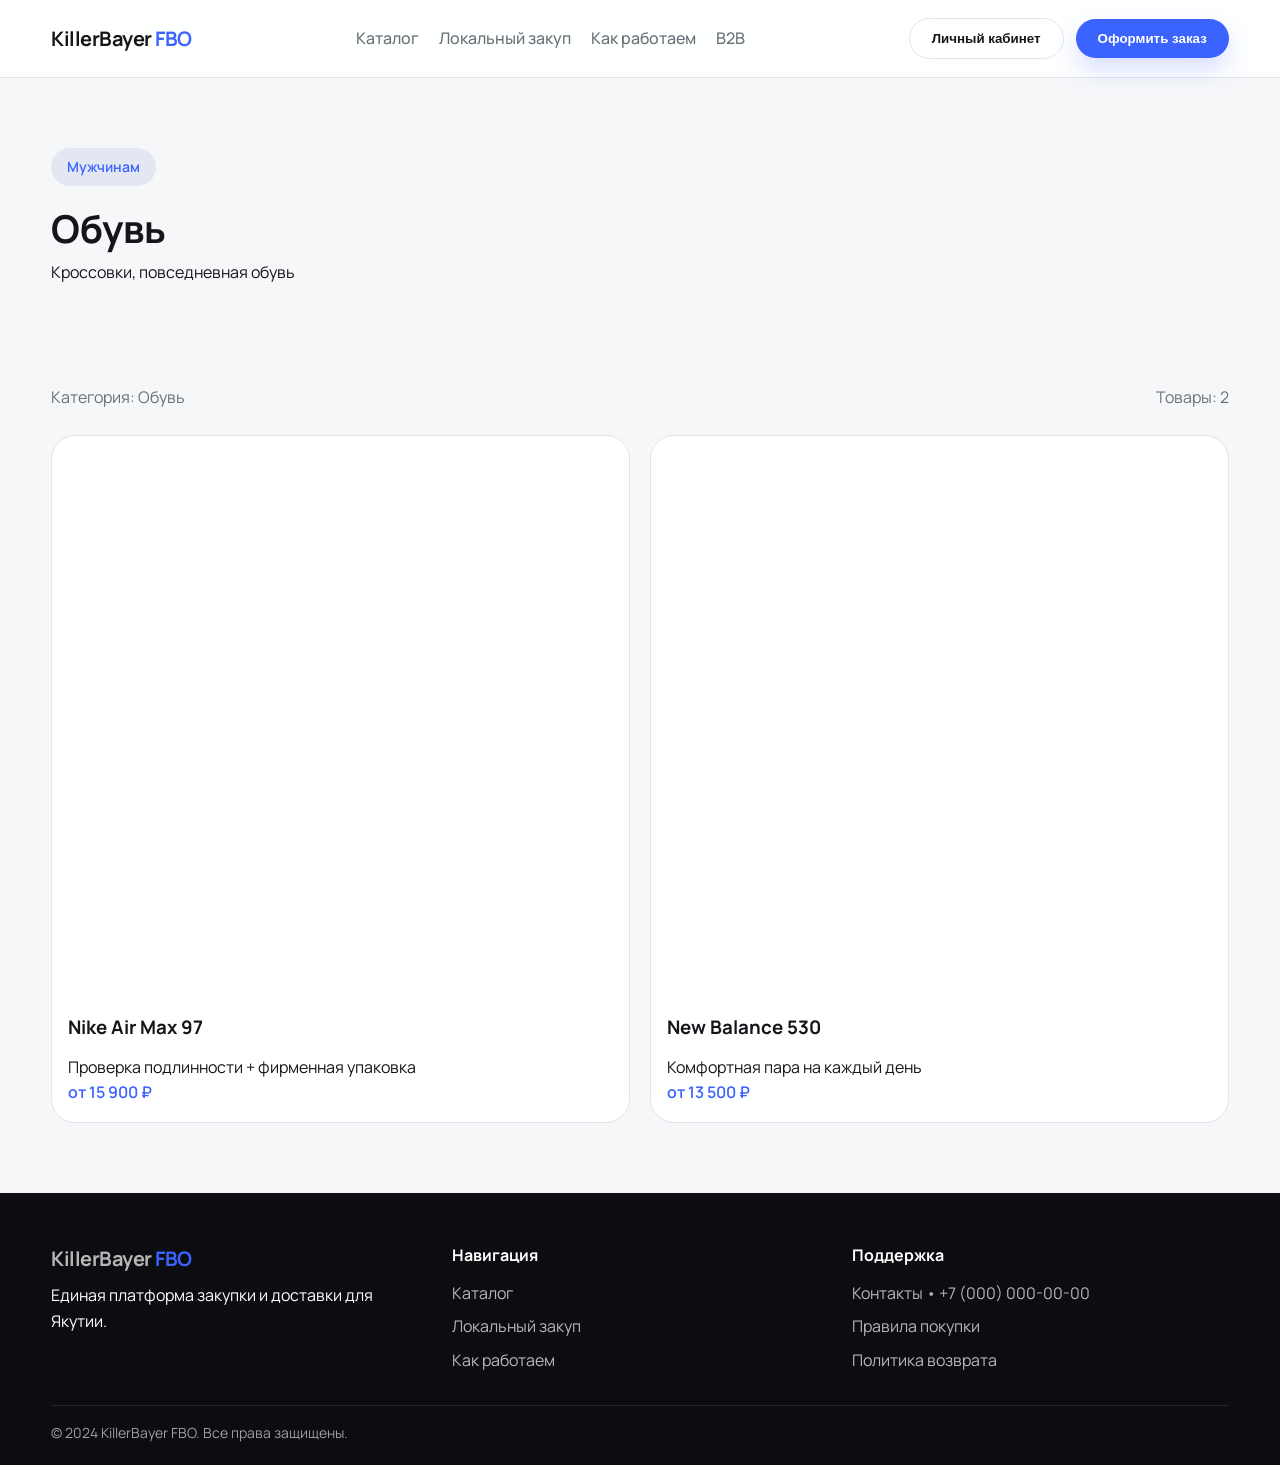
<file: category.html>
<!doctype html>
<html lang="ru">
  <head>
    <meta charset="UTF-8" />
    <meta name="viewport" content="width=device-width, initial-scale=1" />
    <title>Категория — KillerBayer FBO</title>
    <link rel="stylesheet" href="assets/styles.css" />
  </head>
  <body data-page="category">
    <header class="site-header">
      <div class="container header-inner">
        <a class="logo" href="/">KillerBayer <span>FBO</span></a>
        <nav class="nav">
          <a href="catalog.html">Каталог</a>
          <a href="local.html">Локальный закуп</a>
          <a href="process.html">Как работаем</a>
          <a href="b2b.html">B2B</a>
        </nav>
        <div class="header-actions">
          <button class="ghost-button">Личный кабинет</button>
          <button class="primary-button">Оформить заказ</button>
        </div>
      </div>
    </header>

    <main>
      <section class="page-hero">
        <div class="container">
          <p class="pill" id="category-pill">Категория</p>
          <h1 id="category-title">Кроссовки</h1>
          <p id="category-subtitle">Подборка актуальных позиций с доставкой по Якутии.</p>
        </div>
      </section>

      <section class="section">
        <div class="container">
          <div class="category-toolbar" id="category-toolbar"></div>
          <div class="product-grid" id="category-products"></div>
        </div>
      </section>
    </main>

    <footer class="site-footer">
      <div class="container footer-grid">
        <div>
          <a class="logo" href="/">KillerBayer <span>FBO</span></a>
          <p id="footer-text">Единая платформа закупки и доставки для Якутии.</p>
        </div>
        <div>
          <h4>Навигация</h4>
          <a href="catalog.html">Каталог</a>
          <a href="local.html">Локальный закуп</a>
          <a href="process.html">Как работаем</a>
        </div>
        <div>
          <h4>Поддержка</h4>
          <a href="#" id="footer-phone">Контакты</a>
          <a href="#">Правила покупки</a>
          <a href="#">Политика возврата</a>
        </div>
      </div>
      <div class="container footer-bottom">
        <span>© 2024 KillerBayer FBO. Все права защищены.</span>
      </div>
    </footer>

    <script src="assets/app.js"></script>
  </body>
</html>
</file>
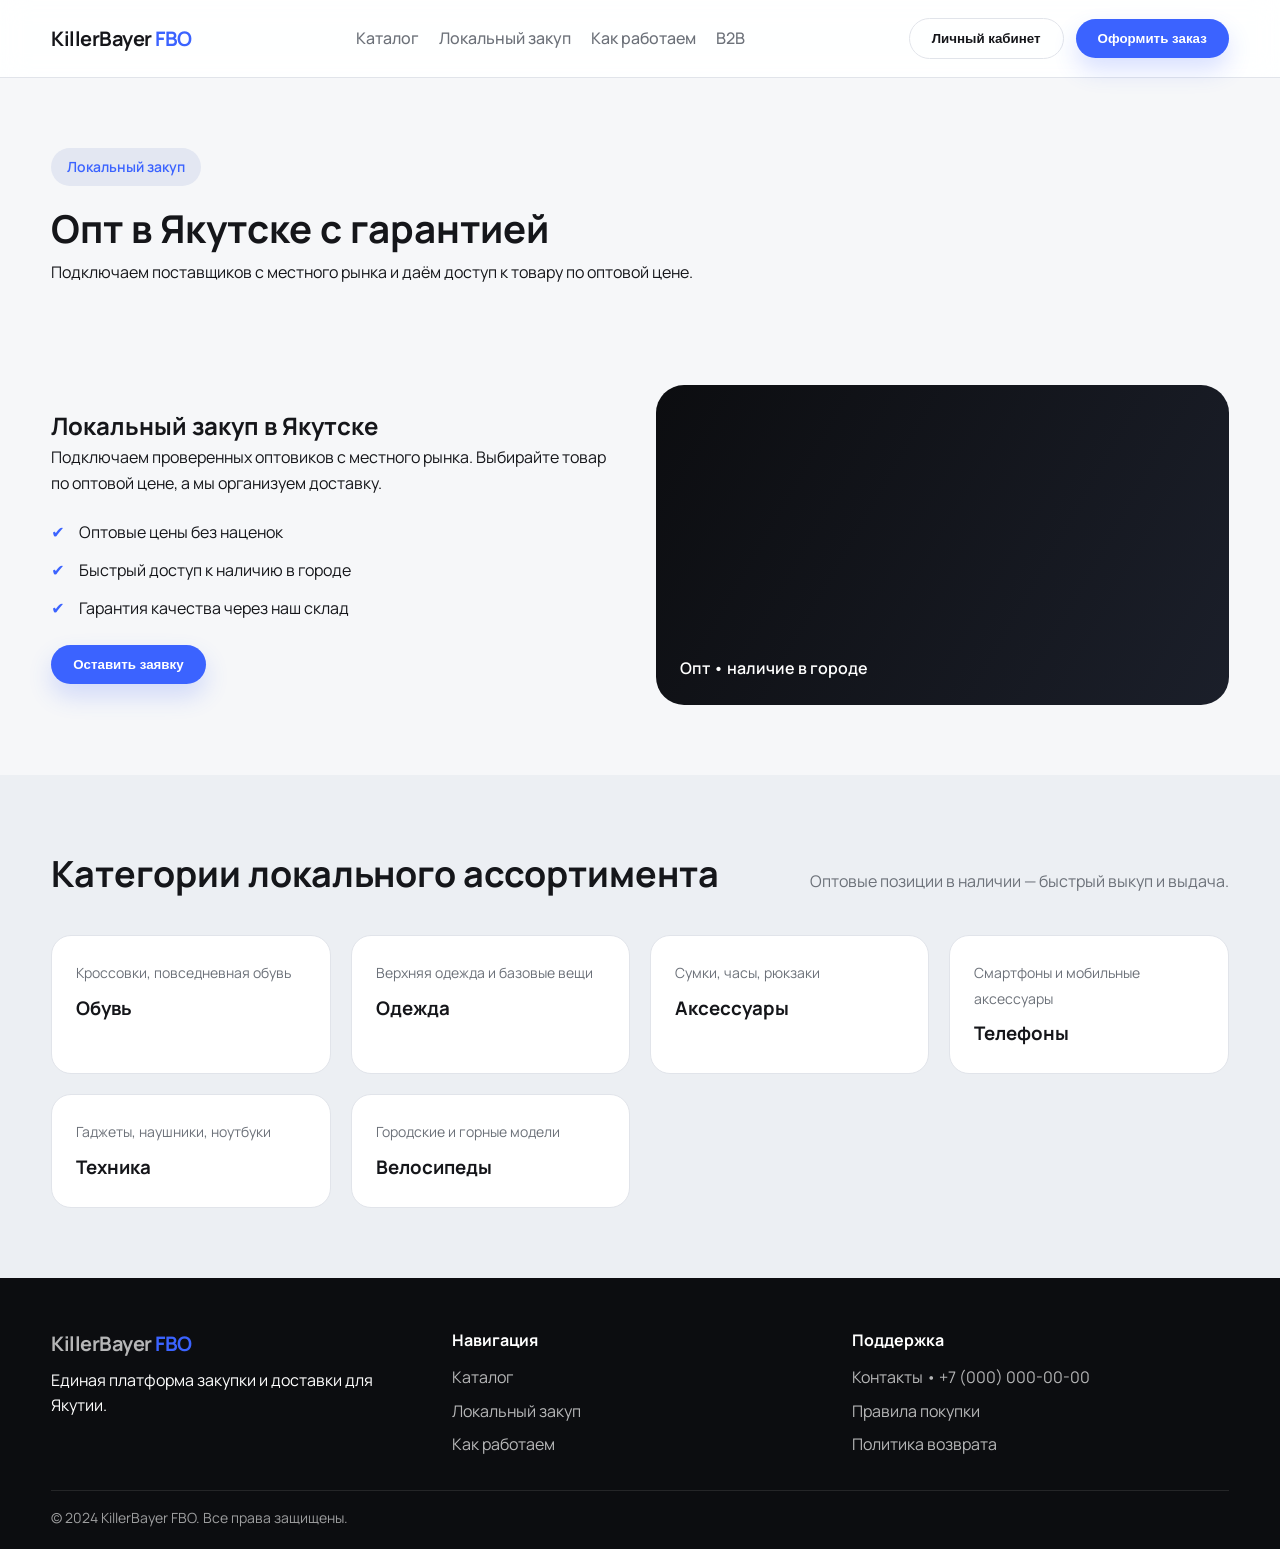
<file: local.html>
<!doctype html>
<html lang="ru">
  <head>
    <meta charset="UTF-8" />
    <meta name="viewport" content="width=device-width, initial-scale=1" />
    <title>Локальный закуп — KillerBayer FBO</title>
    <link rel="stylesheet" href="assets/styles.css" />
  </head>
  <body data-page="local">
    <header class="site-header">
      <div class="container header-inner">
        <a class="logo" href="/">KillerBayer <span>FBO</span></a>
        <nav class="nav">
          <a href="catalog.html">Каталог</a>
          <a href="local.html">Локальный закуп</a>
          <a href="process.html">Как работаем</a>
          <a href="b2b.html">B2B</a>
        </nav>
        <div class="header-actions">
          <button class="ghost-button">Личный кабинет</button>
          <button class="primary-button">Оформить заказ</button>
        </div>
      </div>
    </header>

    <main>
      <section class="page-hero">
        <div class="container">
          <p class="pill">Локальный закуп</p>
          <h1 id="local-page-title">Опт в Якутске с гарантией</h1>
          <p id="local-page-text">
            Подключаем поставщиков с местного рынка и даём доступ к товару по оптовой цене.
          </p>
        </div>
      </section>

      <section class="section">
        <div class="container local-grid">
          <div>
            <h2 id="local-title">Локальный склад и проверка качества</h2>
            <p id="local-text">
              Выбирайте товар по оптовой цене. Мы проверяем, упаковываем и доставляем до двери.
            </p>
            <ul class="checklist" id="local-list"></ul>
            <button class="primary-button">Оставить заявку</button>
          </div>
          <div class="local-card"></div>
        </div>
      </section>

      <section class="section muted">
        <div class="container">
          <div class="section-head">
            <h2>Категории локального ассортимента</h2>
            <p>Оптовые позиции в наличии — быстрый выкуп и выдача.</p>
          </div>
          <div class="category-grid" id="local-categories"></div>
        </div>
      </section>
    </main>

    <footer class="site-footer">
      <div class="container footer-grid">
        <div>
          <a class="logo" href="/">KillerBayer <span>FBO</span></a>
          <p id="footer-text">Единая платформа закупки и доставки для Якутии.</p>
        </div>
        <div>
          <h4>Навигация</h4>
          <a href="catalog.html">Каталог</a>
          <a href="local.html">Локальный закуп</a>
          <a href="process.html">Как работаем</a>
        </div>
        <div>
          <h4>Поддержка</h4>
          <a href="#" id="footer-phone">Контакты</a>
          <a href="#">Правила покупки</a>
          <a href="#">Политика возврата</a>
        </div>
      </div>
      <div class="container footer-bottom">
        <span>© 2024 KillerBayer FBO. Все права защищены.</span>
      </div>
    </footer>

    <script src="assets/app.js"></script>
  </body>
</html>
</file>
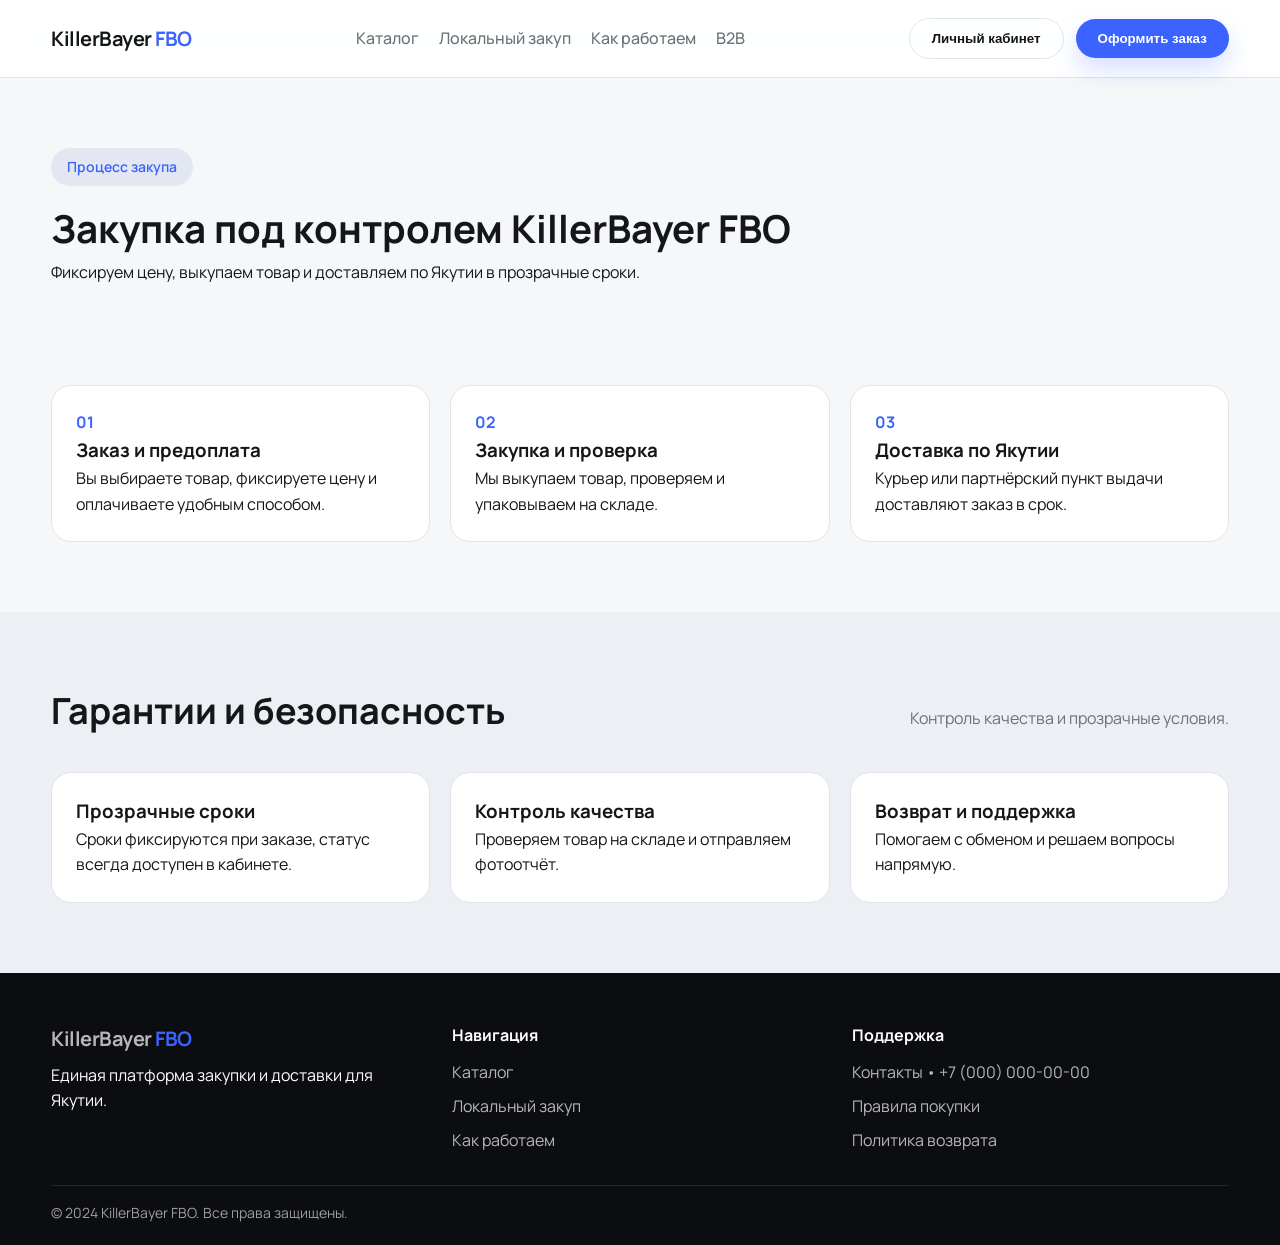
<file: process.html>
<!doctype html>
<html lang="ru">
  <head>
    <meta charset="UTF-8" />
    <meta name="viewport" content="width=device-width, initial-scale=1" />
    <title>Как мы работаем — KillerBayer FBO</title>
    <link rel="stylesheet" href="assets/styles.css" />
  </head>
  <body data-page="process">
    <header class="site-header">
      <div class="container header-inner">
        <a class="logo" href="/">KillerBayer <span>FBO</span></a>
        <nav class="nav">
          <a href="catalog.html">Каталог</a>
          <a href="local.html">Локальный закуп</a>
          <a href="process.html">Как работаем</a>
          <a href="b2b.html">B2B</a>
        </nav>
        <div class="header-actions">
          <button class="ghost-button">Личный кабинет</button>
          <button class="primary-button">Оформить заказ</button>
        </div>
      </div>
    </header>

    <main>
      <section class="page-hero">
        <div class="container">
          <p class="pill">Процесс закупа</p>
          <h1 id="process-title">Закупка под контролем KillerBayer FBO</h1>
          <p id="process-text">
            Фиксируем цену, выкупаем товар и доставляем по Якутии в прозрачные сроки.
          </p>
        </div>
      </section>

      <section class="section">
        <div class="container">
          <div class="steps" id="steps-grid"></div>
        </div>
      </section>

      <section class="section muted">
        <div class="container">
          <div class="section-head">
            <h2>Гарантии и безопасность</h2>
            <p>Контроль качества и прозрачные условия.</p>
          </div>
          <div class="payment-grid" id="process-guarantees"></div>
        </div>
      </section>
    </main>

    <footer class="site-footer">
      <div class="container footer-grid">
        <div>
          <a class="logo" href="/">KillerBayer <span>FBO</span></a>
          <p id="footer-text">Единая платформа закупки и доставки для Якутии.</p>
        </div>
        <div>
          <h4>Навигация</h4>
          <a href="catalog.html">Каталог</a>
          <a href="local.html">Локальный закуп</a>
          <a href="process.html">Как работаем</a>
        </div>
        <div>
          <h4>Поддержка</h4>
          <a href="#" id="footer-phone">Контакты</a>
          <a href="#">Правила покупки</a>
          <a href="#">Политика возврата</a>
        </div>
      </div>
      <div class="container footer-bottom">
        <span>© 2024 KillerBayer FBO. Все права защищены.</span>
      </div>
    </footer>

    <script src="assets/app.js"></script>
  </body>
</html>
</file>
<file: assets/styles.css>
@import url("https://fonts.googleapis.com/css2?family=Manrope:wght@300;400;500;600;700&display=swap");

:root {
  color-scheme: light;
  --bg: #f6f7f9;
  --text: #15161a;
  --muted: #6c7179;
  --dark: #16171c;
  --accent: #3b63ff;
  --accent-light: #e3e7f2;
  --card: #ffffff;
  --border: #e1e4ea;
  --shadow: 0 20px 50px rgba(15, 16, 23, 0.08);
  --section-muted: #eceff3;
  --pattern: url("data:image/svg+xml,%3Csvg width='120' height='120' viewBox='0 0 120 120' fill='none' xmlns='http://www.w3.org/2000/svg'%3E%3Cpath d='M60 6 L96 24 L96 60 L60 78 L24 60 L24 24 Z' stroke='%23959FB0' stroke-opacity='0.18' stroke-width='1'/%3E%3Cpath d='M60 42 L78 52 L78 70 L60 80 L42 70 L42 52 Z' stroke='%23959FB0' stroke-opacity='0.12' stroke-width='1'/%3E%3C/svg%3E");
}

* {
  box-sizing: border-box;
  margin: 0;
  padding: 0;
}

body {
  font-family: "Manrope", system-ui, sans-serif;
  background: var(--bg);
  color: var(--text);
  line-height: 1.6;
}

a {
  color: inherit;
  text-decoration: none;
}

.container {
  width: min(1200px, 92%);
  margin: 0 auto;
}

.site-header {
  position: sticky;
  top: 0;
  background: rgba(255, 255, 255, 0.9);
  backdrop-filter: blur(14px);
  border-bottom: 1px solid var(--border);
  z-index: 10;
}

.header-inner {
  display: flex;
  align-items: center;
  justify-content: space-between;
  padding: 18px 0;
  gap: 24px;
}

.logo {
  font-weight: 700;
  font-size: 20px;
  letter-spacing: -0.5px;
}

.logo span {
  color: var(--accent);
}

.nav {
  display: flex;
  gap: 20px;
  font-weight: 500;
  color: var(--muted);
}

.header-actions {
  display: flex;
  gap: 12px;
  align-items: center;
  flex-wrap: wrap;
}

.primary-button,
.ghost-button {
  border: none;
  border-radius: 999px;
  padding: 12px 22px;
  font-weight: 600;
  cursor: pointer;
  transition: transform 0.2s ease, box-shadow 0.2s ease;
}

.primary-button {
  background: var(--accent);
  color: #fff;
  box-shadow: 0 12px 24px rgba(61, 102, 255, 0.2);
}

.ghost-button {
  background: transparent;
  color: var(--text);
  border: 1px solid var(--border);
}

.primary-button:hover,
.ghost-button:hover {
  transform: translateY(-1px);
}

.hero {
  padding: 80px 0 60px;
  position: relative;
  background: linear-gradient(135deg, rgba(227, 231, 242, 0.7), rgba(246, 247, 249, 0.9));
}

.hero::after {
  content: "";
  position: absolute;
  inset: 0;
  background-image: var(--pattern);
  opacity: 0.4;
  pointer-events: none;
}

.hero > .container {
  position: relative;
  z-index: 1;
}

.hero-grid {
  display: grid;
  grid-template-columns: repeat(auto-fit, minmax(280px, 1fr));
  gap: 40px;
  align-items: center;
}

.hero-content h1 {
  font-size: clamp(32px, 4vw, 52px);
  line-height: 1.1;
  margin: 16px 0;
}

.hero-content p {
  color: var(--muted);
  font-size: 18px;
  margin-bottom: 24px;
}

.pill {
  display: inline-flex;
  align-items: center;
  padding: 8px 16px;
  border-radius: 999px;
  background: var(--accent-light);
  color: var(--accent);
  font-weight: 600;
  font-size: 14px;
}

.hero-actions {
  display: flex;
  gap: 16px;
  flex-wrap: wrap;
}

.hero-metrics {
  display: grid;
  grid-template-columns: repeat(auto-fit, minmax(150px, 1fr));
  gap: 20px;
  margin-top: 32px;
}

.hero-metrics h3 {
  font-size: 24px;
}

.hero-metrics span {
  color: var(--muted);
  font-size: 14px;
}

.hero-card {
  background: linear-gradient(135deg, #ffffff, #eef2ff);
  border-radius: 32px;
  min-height: 420px;
  box-shadow: var(--shadow);
  position: relative;
  overflow: hidden;
}

.hero-card::before,
.hero-card::after {
  content: "";
  position: absolute;
  border-radius: 50%;
  background: rgba(61, 102, 255, 0.12);
}

.hero-card::before {
  width: 240px;
  height: 240px;
  top: -60px;
  right: -60px;
}

.hero-card::after {
  width: 200px;
  height: 200px;
  bottom: -40px;
  left: -60px;
}

.section {
  padding: 70px 0;
}

.section.dark {
  background: var(--dark);
  color: #fff;
}

.section.dark .section-head p {
  color: rgba(255, 255, 255, 0.7);
}

.section.muted {
  background: var(--section-muted);
}

.section-head {
  display: flex;
  align-items: baseline;
  justify-content: space-between;
  flex-wrap: wrap;
  gap: 12px;
  margin-bottom: 32px;
}

.section-head h2 {
  font-size: clamp(26px, 3vw, 36px);
}

.section-head p {
  color: var(--muted);
  max-width: 520px;
}

.banner-grid {
  display: grid;
  grid-template-columns: repeat(3, minmax(220px, 1fr));
  gap: 20px;
}

.promo {
  padding-top: 20px;
}

.promo-banner {
  position: relative;
  border-radius: 28px;
  padding: 32px;
  min-height: 180px;
  color: #fff;
  background-size: cover;
  background-position: center;
  overflow: hidden;
  box-shadow: var(--shadow);
}

.promo-overlay {
  position: absolute;
  inset: 0;
  background: linear-gradient(120deg, rgba(12, 14, 18, 0.6), rgba(12, 14, 18, 0.2));
}

.promo-content {
  position: relative;
  z-index: 1;
  max-width: 520px;
  display: grid;
  gap: 12px;
}

.promo-content .ghost-button {
  color: #fff;
  border-color: rgba(255, 255, 255, 0.5);
}

.promo-badge {
  display: inline-flex;
  align-items: center;
  background: rgba(255, 255, 255, 0.2);
  border-radius: 999px;
  padding: 6px 12px;
  font-weight: 600;
  font-size: 14px;
}

.brand-row {
  display: flex;
  flex-wrap: wrap;
  gap: 12px;
}

.brand-chip {
  padding: 10px 16px;
  border-radius: 999px;
  border: 1px solid var(--border);
  background: #fff;
  font-weight: 600;
  color: var(--muted);
}

.shelf-list {
  display: grid;
  gap: 32px;
}

.shelf-head {
  display: flex;
  align-items: center;
  justify-content: space-between;
  margin-bottom: 16px;
}

.shelf-head a {
  color: var(--accent);
  font-weight: 600;
}

.banner-card {
  background: var(--card);
  border-radius: 24px;
  padding: 24px;
  border: 1px solid var(--border);
  display: flex;
  flex-direction: column;
  justify-content: space-between;
  min-height: 200px;
  transition: transform 0.2s ease, box-shadow 0.2s ease;
}

.banner-card span {
  color: var(--accent);
  font-weight: 600;
  margin-top: 16px;
}

.banner-card:hover {
  transform: translateY(-4px);
  box-shadow: var(--shadow);
}

.tile-grid {
  display: grid;
  grid-template-columns: repeat(auto-fit, minmax(260px, 1fr));
  gap: 20px;
}

.tile-card {
  background: var(--card);
  border-radius: 24px;
  padding: 28px;
  border: 1px solid var(--border);
  transition: transform 0.2s ease, box-shadow 0.2s ease;
}

.tile-card span {
  display: inline-flex;
  margin-top: 12px;
  color: var(--accent);
  font-weight: 600;
}

.tile-card:hover {
  transform: translateY(-4px);
  box-shadow: var(--shadow);
}

.category-grid {
  display: grid;
  grid-template-columns: repeat(auto-fit, minmax(220px, 1fr));
  gap: 20px;
}

.category-card {
  background: var(--card);
  border-radius: 20px;
  padding: 24px;
  border: 1px solid var(--border);
  transition: transform 0.2s ease, box-shadow 0.2s ease;
}

.category-card:hover {
  transform: translateY(-4px);
  box-shadow: var(--shadow);
}

.category-card span {
  color: var(--muted);
  font-size: 14px;
}

.category-card h3 {
  margin-top: 8px;
}

.product-grid {
  display: grid;
  grid-template-columns: repeat(auto-fit, minmax(240px, 1fr));
  gap: 20px;
}

.product-card {
  background: rgba(255, 255, 255, 0.08);
  border-radius: 24px;
  padding: 20px;
  border: 1px solid rgba(255, 255, 255, 0.12);
}

.product-card.light {
  background: var(--card);
  border: 1px solid var(--border);
}

.product-card.media {
  padding: 16px;
}

.product-card__image {
  width: 100%;
  aspect-ratio: 1 / 1;
  border-radius: 18px;
  background-size: cover;
  background-position: center;
  margin-bottom: 16px;
}

.product-card__body h3 {
  margin-bottom: 8px;
}

.product-card h3 {
  margin-bottom: 12px;
}

.product-card .price {
  color: #dbe2ff;
  font-weight: 600;
}

.product-card.light .price {
  color: var(--accent);
}

.about-grid {
  display: grid;
  grid-template-columns: repeat(auto-fit, minmax(280px, 1fr));
  gap: 32px;
  align-items: center;
  position: relative;
  padding: 40px;
  border-radius: 32px;
  background: #f6f7f9;
  overflow: hidden;
}

.about-card {
  background: linear-gradient(120deg, #ffffff, #e6ebff);
  border-radius: 28px;
  min-height: 320px;
  box-shadow: var(--shadow);
}

.about-grid::after {
  content: "";
  position: absolute;
  inset: 0;
  background-image: var(--pattern);
  opacity: 0.25;
  pointer-events: none;
}

.about-grid > * {
  position: relative;
  z-index: 1;
}

.about-metrics {
  display: grid;
  grid-template-columns: repeat(auto-fit, minmax(150px, 1fr));
  gap: 16px;
  margin-top: 24px;
}

.local-grid {
  display: grid;
  grid-template-columns: repeat(auto-fit, minmax(280px, 1fr));
  gap: 32px;
  align-items: center;
}

.local-card {
  background: linear-gradient(120deg, #0c0d10, #1b1f2a);
  border-radius: 28px;
  min-height: 320px;
  position: relative;
  overflow: hidden;
}

.local-card::after {
  content: "Опт • наличие в городе";
  position: absolute;
  bottom: 24px;
  left: 24px;
  color: #fff;
  font-weight: 600;
}

.checklist {
  list-style: none;
  display: grid;
  gap: 12px;
  margin: 24px 0;
}

.checklist li {
  padding-left: 28px;
  position: relative;
}

.checklist li::before {
  content: "✔";
  position: absolute;
  left: 0;
  color: var(--accent);
}

.steps {
  display: grid;
  grid-template-columns: repeat(auto-fit, minmax(220px, 1fr));
  gap: 20px;
}

.step-card {
  background: var(--card);
  border-radius: 20px;
  padding: 24px;
  border: 1px solid var(--border);
}

.step-card span {
  color: var(--accent);
  font-weight: 700;
}

.payment-grid,
.delivery-grid,
.faq-grid {
  display: grid;
  grid-template-columns: repeat(auto-fit, minmax(220px, 1fr));
  gap: 20px;
}

.info-card {
  background: var(--card);
  border-radius: 20px;
  padding: 24px;
  border: 1px solid var(--border);
}

.page-hero {
  padding: 70px 0 30px;
}

.page-hero h1 {
  font-size: clamp(28px, 3vw, 42px);
  margin-top: 12px;
}

.category-toolbar {
  display: flex;
  justify-content: space-between;
  align-items: center;
  color: var(--muted);
  margin-bottom: 24px;
}

.site-footer {
  background: #0c0d10;
  color: #fff;
  padding: 50px 0 20px;
}

.footer-grid {
  display: grid;
  grid-template-columns: repeat(auto-fit, minmax(200px, 1fr));
  gap: 24px;
}

.footer-grid h4 {
  margin-bottom: 12px;
}

.footer-grid a {
  display: block;
  margin-bottom: 8px;
  color: rgba(255, 255, 255, 0.7);
}

.footer-bottom {
  border-top: 1px solid rgba(255, 255, 255, 0.1);
  margin-top: 24px;
  padding-top: 16px;
  color: rgba(255, 255, 255, 0.6);
  font-size: 14px;
}

.admin-body {
  background: #f4f5f7;
}

.admin {
  padding: 60px 0;
}

.admin-form {
  display: grid;
  gap: 24px;
}

.admin-card {
  background: var(--card);
  padding: 24px;
  border-radius: 20px;
  border: 1px solid var(--border);
  display: grid;
  gap: 16px;
}

.admin-card label {
  display: grid;
  gap: 8px;
  color: var(--muted);
  font-weight: 500;
}

.admin-card input,
.admin-card textarea {
  padding: 12px 14px;
  border-radius: 12px;
  border: 1px solid var(--border);
  font-family: inherit;
  font-size: 16px;
}

.admin-actions {
  display: flex;
  gap: 16px;
  flex-wrap: wrap;
}

.admin-list {
  display: grid;
  gap: 12px;
}

.admin-list-item {
  display: grid;
  grid-template-columns: 1fr auto;
  gap: 12px;
  align-items: center;
}

.admin-list-item button {
  padding: 8px 12px;
  border-radius: 12px;
  border: 1px solid var(--border);
  background: #fff;
  cursor: pointer;
}

.admin-note {
  color: var(--muted);
  font-size: 14px;
}

@media (max-width: 900px) {
  .nav {
    display: none;
  }

  .header-actions {
    flex-direction: column;
  }

  .banner-grid {
    grid-template-columns: 1fr;
  }
}

@media (max-width: 600px) {
  .hero-actions {
    flex-direction: column;
  }

  .hero-card {
    min-height: 300px;
  }

  .category-toolbar {
    flex-direction: column;
    align-items: flex-start;
    gap: 8px;
  }
}
</file>
